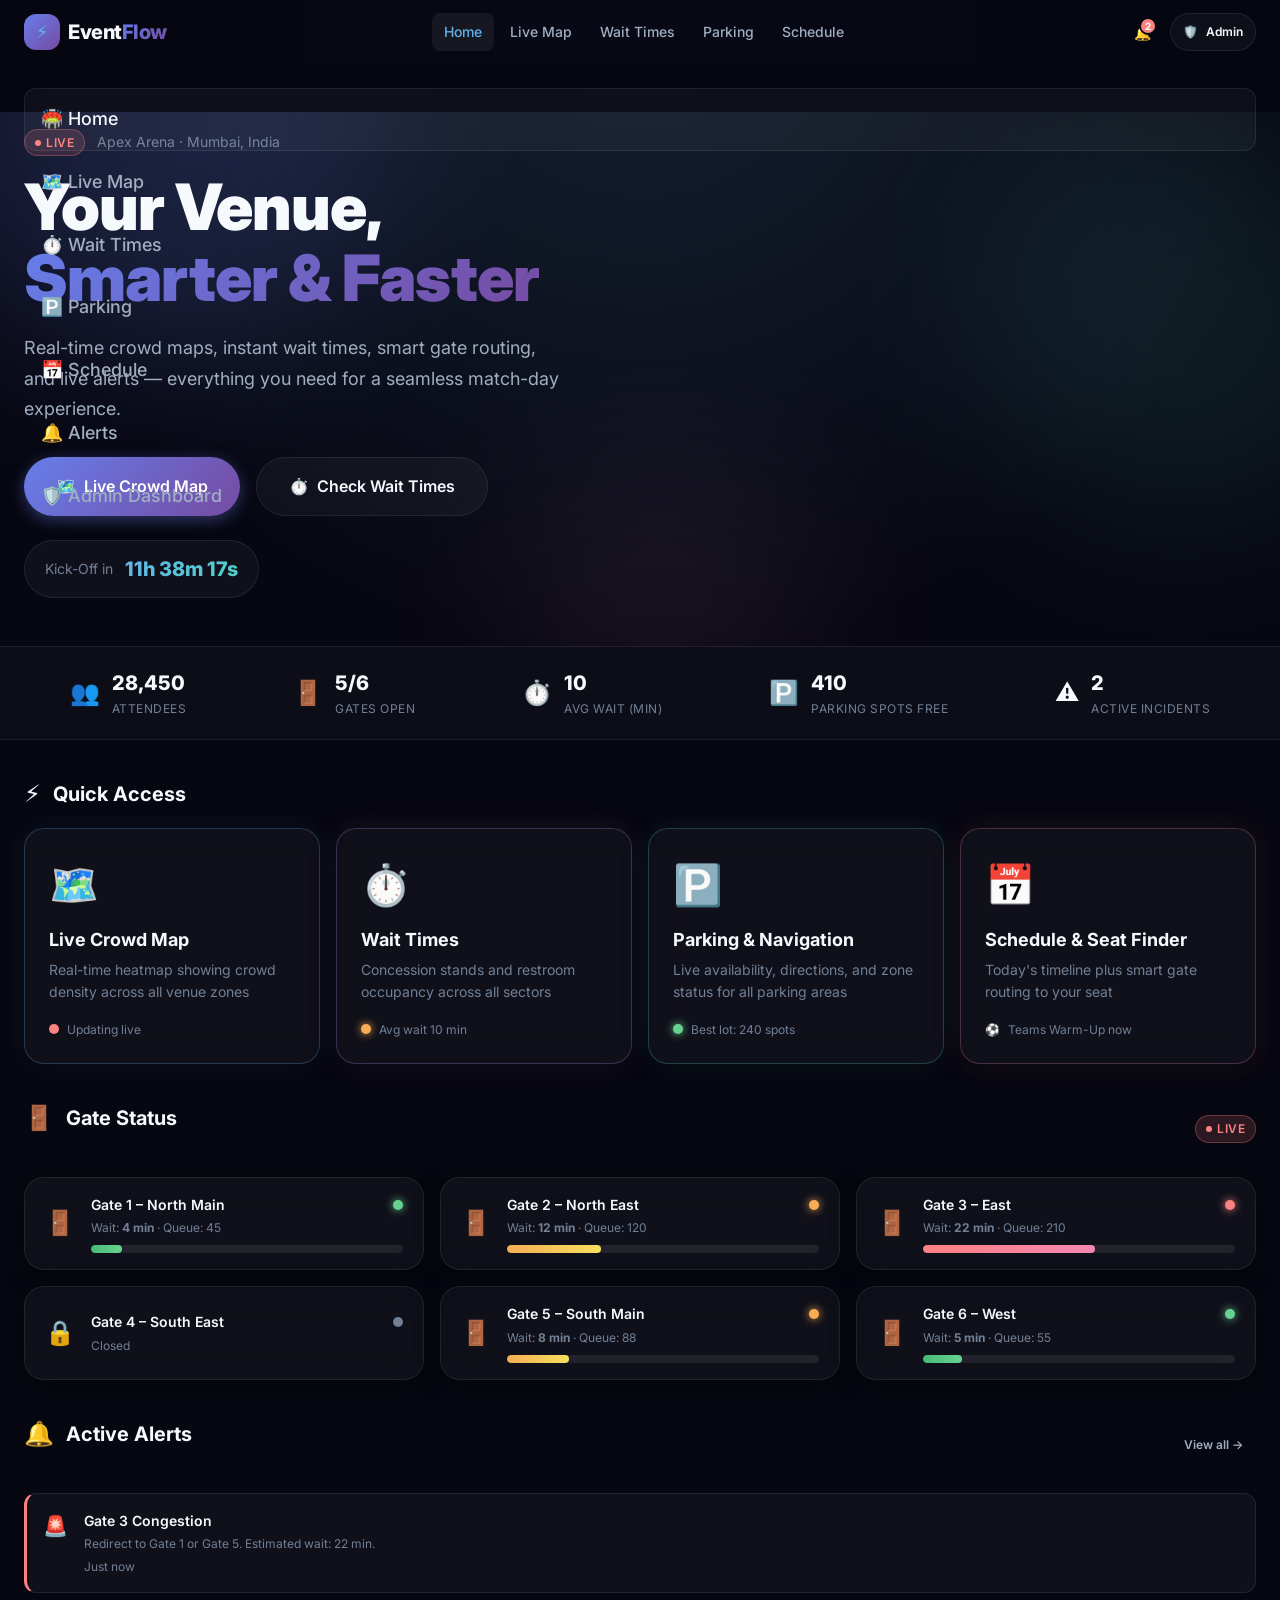
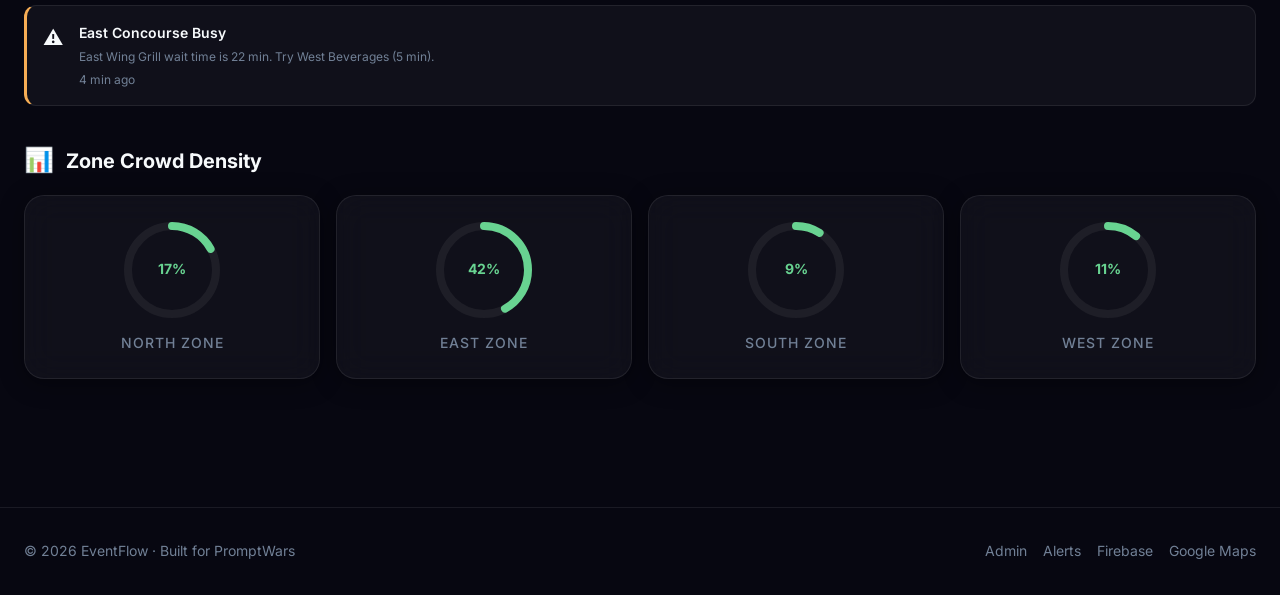
<file: index.html>
<!DOCTYPE html>
<html lang="en">
<head>
  <meta charset="UTF-8" />
  <meta name="viewport" content="width=device-width, initial-scale=1.0" />
  <meta name="description" content="EventFlow – Smart venue management for large-scale sporting events. Real-time crowd maps, wait times, parking guidance, and more." />
  <meta name="theme-color" content="#070711" />
  <meta property="og:title" content="EventFlow – Smart Venue Experience" />
  <meta property="og:description" content="Navigate large sporting venues with ease. Live crowd maps, wait times, parking, and real-time alerts." />
  <meta property="og:type" content="website" />
  <title>EventFlow – Smart Venue Experience</title>
  <link rel="manifest" href="manifest.json" />
  <link rel="icon" href="assets/icons/icon-192.svg" type="image/svg+xml" />
  <link rel="stylesheet" href="css/design-system.css" />
  <link rel="stylesheet" href="css/nav.css" />
  <link rel="stylesheet" href="css/home.css" />
</head>
<body>
  <!-- Skip to main content (Accessibility) -->
  <a href="#main-content" class="skip-link">Skip to main content</a>

  <!-- Navbar -->
  <header id="navbar" role="banner"></header>

  <!-- Main Content -->
  <main id="main-content" class="page-main" tabindex="-1">

    <!-- Hero Section -->
    <section class="hero" aria-labelledby="hero-title">
      <div class="hero__bg" aria-hidden="true">
        <div class="hero__orb hero__orb--1"></div>
        <div class="hero__orb hero__orb--2"></div>
        <div class="hero__orb hero__orb--3"></div>
      </div>
      <div class="container hero__content">
        <div class="hero__eyebrow">
          <span class="badge badge-live" aria-label="Live event in progress">LIVE</span>
          <span class="text-muted text-sm" id="heroVenueName"></span>
        </div>
        <h1 id="hero-title" class="hero__title">
          Your Venue,<br>
          <span class="text-gradient">Smarter & Faster</span>
        </h1>
        <p class="hero__subtitle">
          Real-time crowd maps, instant wait times, smart gate routing, and live alerts —
          everything you need for a seamless match-day experience.
        </p>
        <div class="hero__cta">
          <a href="crowd-map.html" class="btn btn-primary btn-lg" aria-label="Open live crowd map">
            <span aria-hidden="true">🗺️</span> Live Crowd Map
          </a>
          <a href="wait-times.html" class="btn btn-secondary btn-lg" aria-label="Check current wait times">
            <span aria-hidden="true">⏱️</span> Check Wait Times
          </a>
        </div>
        <!-- Countdown -->
        <div class="hero__countdown" aria-live="off">
          <span class="text-muted text-sm">Kick-Off in</span>
          <span class="hero__countdown-time" id="countdownTimer" aria-live="polite" aria-label="Time until kick-off">--</span>
        </div>
      </div>
    </section>

    <!-- Live Stats Bar -->
    <section class="stats-bar" aria-labelledby="stats-bar-heading">
      <div class="container">
        <h2 id="stats-bar-heading" class="sr-only">Live Venue Statistics</h2>
        <div class="stats-bar__inner" role="list">
          <div class="stats-bar__item" role="listitem">
            <span class="stats-bar__icon" aria-hidden="true">👥</span>
            <div>
              <div class="stats-bar__value" id="statAttendees">–</div>
              <div class="stats-bar__label">Attendees</div>
            </div>
          </div>
          <div class="stats-bar__item" role="listitem">
            <span class="stats-bar__icon" aria-hidden="true">🚪</span>
            <div>
              <div class="stats-bar__value" id="statGatesOpen">–</div>
              <div class="stats-bar__label">Gates Open</div>
            </div>
          </div>
          <div class="stats-bar__item" role="listitem">
            <span class="stats-bar__icon" aria-hidden="true">⏱️</span>
            <div>
              <div class="stats-bar__value" id="statAvgWait">–</div>
              <div class="stats-bar__label">Avg Wait (min)</div>
            </div>
          </div>
          <div class="stats-bar__item" role="listitem">
            <span class="stats-bar__icon" aria-hidden="true">🅿️</span>
            <div>
              <div class="stats-bar__value" id="statParking">–</div>
              <div class="stats-bar__label">Parking Spots Free</div>
            </div>
          </div>
          <div class="stats-bar__item" role="listitem">
            <span class="stats-bar__icon" aria-hidden="true">⚠️</span>
            <div>
              <div class="stats-bar__value" id="statIncidents">–</div>
              <div class="stats-bar__label">Active Incidents</div>
            </div>
          </div>
        </div>
      </div>
    </section>

    <!-- Quick Access Cards -->
    <section class="section" aria-labelledby="quick-access-heading">
      <div class="container">
        <h2 id="quick-access-heading" class="section-title">
          <span class="section-title__icon" aria-hidden="true">⚡</span> Quick Access
        </h2>
        <div class="grid-auto" role="list">

          <!-- Crowd Map -->
          <article class="quick-card glass-card glass-card--accent-blue animate-fade-in" role="listitem">
            <a href="crowd-map.html" class="quick-card__link" aria-label="View live crowd heatmap">
              <div class="quick-card__icon" aria-hidden="true">🗺️</div>
              <h3 class="quick-card__title">Live Crowd Map</h3>
              <p class="quick-card__desc">Real-time heatmap showing crowd density across all venue zones</p>
              <div class="quick-card__status" id="qcMapStatus">
                <span class="status-dot status-dot--live" aria-hidden="true"></span>
                Updating live
              </div>
            </a>
          </article>

          <!-- Wait Times -->
          <article class="quick-card glass-card glass-card--accent-purple animate-fade-in" role="listitem" style="animation-delay:80ms">
            <a href="wait-times.html" class="quick-card__link" aria-label="Check concession and restroom wait times">
              <div class="quick-card__icon" aria-hidden="true">⏱️</div>
              <h3 class="quick-card__title">Wait Times</h3>
              <p class="quick-card__desc">Concession stands and restroom occupancy across all sectors</p>
              <div class="quick-card__status" id="qcWaitStatus"></div>
            </a>
          </article>

          <!-- Parking -->
          <article class="quick-card glass-card glass-card--accent-teal animate-fade-in" role="listitem" style="animation-delay:160ms">
            <a href="parking.html" class="quick-card__link" aria-label="Find parking and navigate to venue">
              <div class="quick-card__icon" aria-hidden="true">🅿️</div>
              <h3 class="quick-card__title">Parking & Navigation</h3>
              <p class="quick-card__desc">Live availability, directions, and zone status for all parking areas</p>
              <div class="quick-card__status" id="qcParkStatus"></div>
            </a>
          </article>

          <!-- Schedule -->
          <article class="quick-card glass-card glass-card--accent-pink animate-fade-in" role="listitem" style="animation-delay:240ms">
            <a href="schedule.html" class="quick-card__link" aria-label="View event schedule and find your seat">
              <div class="quick-card__icon" aria-hidden="true">📅</div>
              <h3 class="quick-card__title">Schedule & Seat Finder</h3>
              <p class="quick-card__desc">Today's timeline plus smart gate routing to your seat</p>
              <div class="quick-card__status" id="qcScheduleStatus"></div>
            </a>
          </article>

        </div>
      </div>
    </section>

    <!-- Gate Status Summary -->
    <section class="section" aria-labelledby="gate-status-heading">
      <div class="container">
        <div class="flex-between mb-6">
          <h2 id="gate-status-heading" class="section-title">
            <span class="section-title__icon" aria-hidden="true">🚪</span> Gate Status
          </h2>
          <div id="gateLiveBadge"></div>
        </div>
        <div class="grid-3" id="gateStatusGrid" role="list" aria-label="Gate status overview">
          <!-- rendered by JS -->
        </div>
      </div>
    </section>

    <!-- Active Alerts -->
    <section class="section" aria-labelledby="alerts-heading">
      <div class="container">
        <div class="flex-between mb-6">
          <h2 id="alerts-heading" class="section-title">
            <span class="section-title__icon" aria-hidden="true">🔔</span> Active Alerts
          </h2>
          <a href="alerts.html" class="btn btn-ghost btn-sm">View all →</a>
        </div>
        <div id="alertsList" aria-live="polite" aria-label="Active alerts list"></div>
      </div>
    </section>

    <!-- Crowd Density Overview -->
    <section class="section" aria-labelledby="density-heading">
      <div class="container">
        <h2 id="density-heading" class="section-title">
          <span class="section-title__icon" aria-hidden="true">📊</span> Zone Crowd Density
        </h2>
        <div class="grid-4" role="list" aria-label="Crowd density by zone">
          <div class="glass-card stat-card" role="listitem">
            <div class="density-zone">
              <svg width="100" height="100" viewBox="0 0 100 100" aria-hidden="true" id="ringNorth"></svg>
            </div>
            <div class="stat-card__label mt-3">North Zone</div>
          </div>
          <div class="glass-card stat-card" role="listitem">
            <div class="density-zone">
              <svg width="100" height="100" viewBox="0 0 100 100" aria-hidden="true" id="ringEast"></svg>
            </div>
            <div class="stat-card__label mt-3">East Zone</div>
          </div>
          <div class="glass-card stat-card" role="listitem">
            <div class="density-zone">
              <svg width="100" height="100" viewBox="0 0 100 100" aria-hidden="true" id="ringSouth"></svg>
            </div>
            <div class="stat-card__label mt-3">South Zone</div>
          </div>
          <div class="glass-card stat-card" role="listitem">
            <div class="density-zone">
              <svg width="100" height="100" viewBox="0 0 100 100" aria-hidden="true" id="ringWest"></svg>
            </div>
            <div class="stat-card__label mt-3">West Zone</div>
          </div>
        </div>
      </div>
    </section>

  </main>

  <!-- Footer -->
  <footer role="contentinfo">
    <div class="container footer__inner">
      <span class="footer__copy">© 2026 EventFlow · Built for PromptWars</span>
      <nav class="footer__links" aria-label="Footer links">
        <a href="admin.html">Admin</a>
        <a href="alerts.html">Alerts</a>
        <a href="https://firebase.google.com" target="_blank" rel="noopener noreferrer">Firebase</a>
        <a href="https://maps.google.com" target="_blank" rel="noopener noreferrer">Google Maps</a>
      </nav>
    </div>
  </footer>

  <script type="module" src="js/home.js"></script>
</body>
</html>
</file>
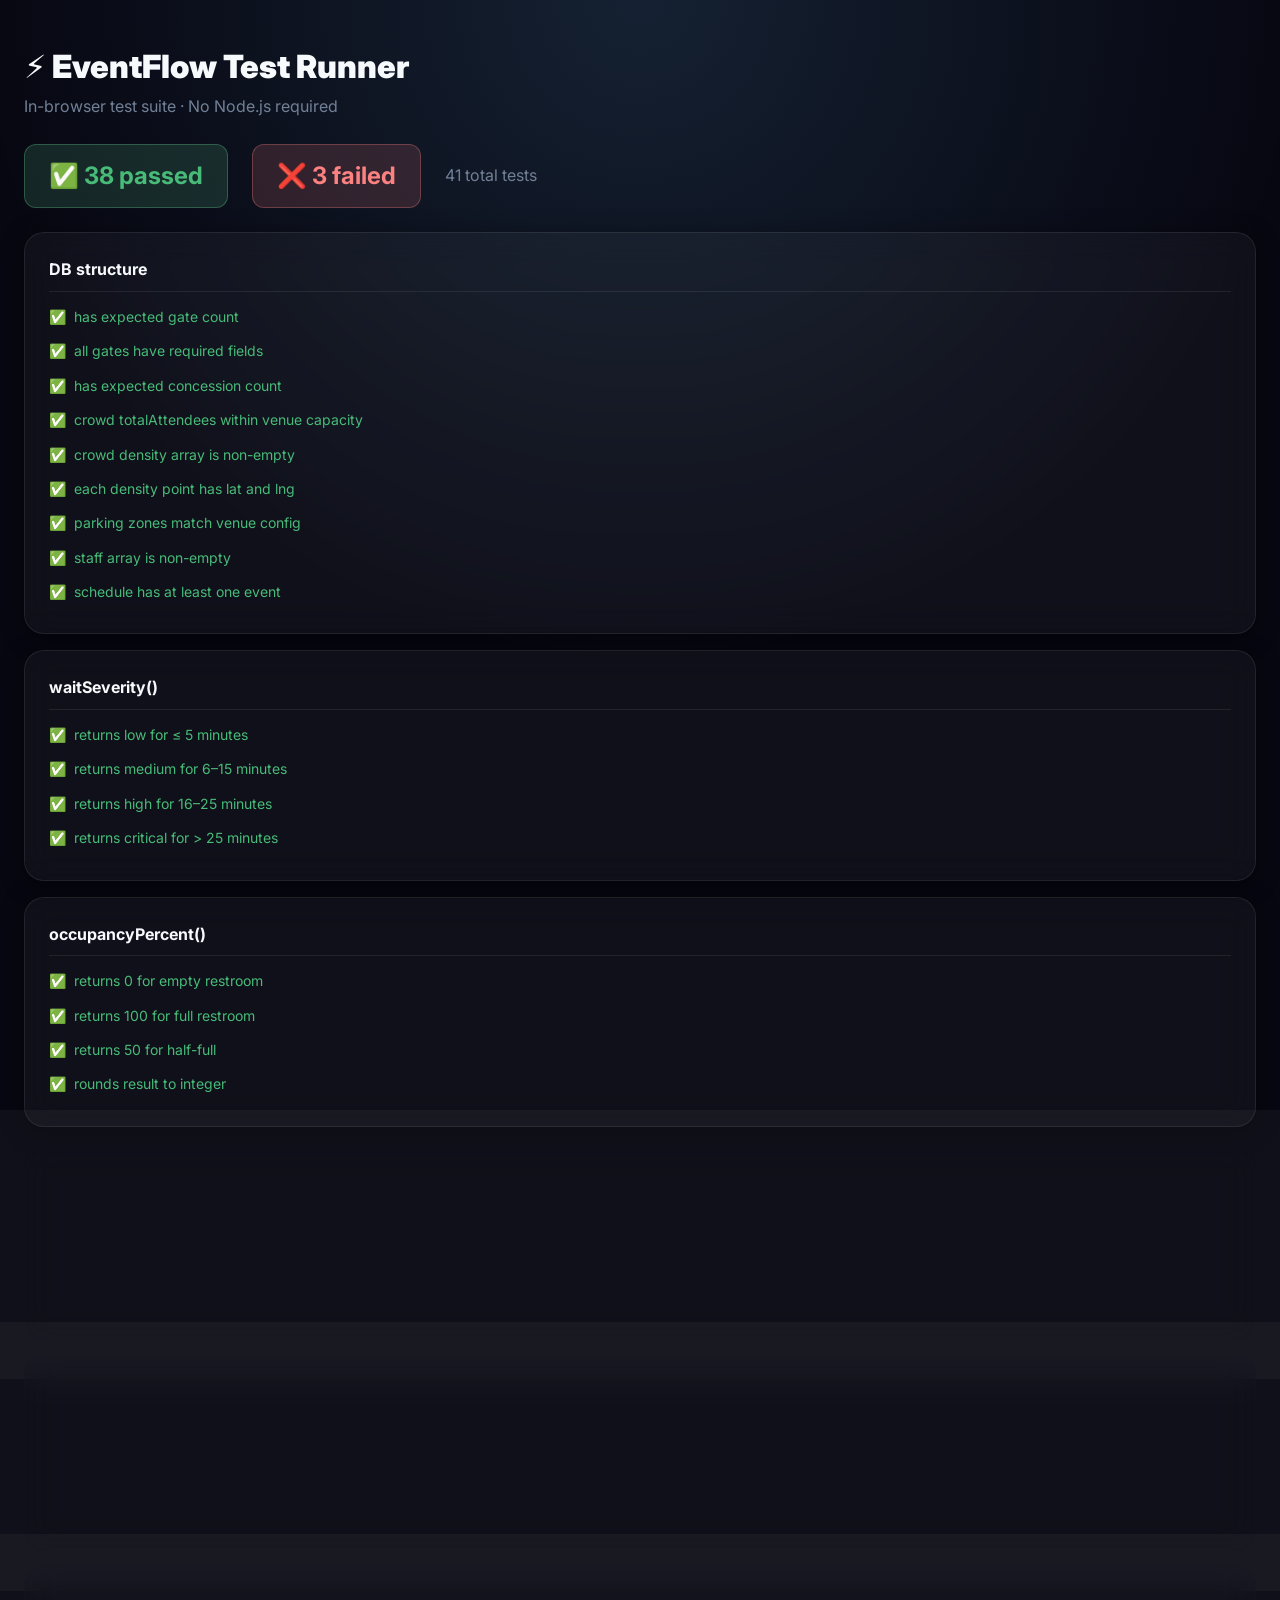
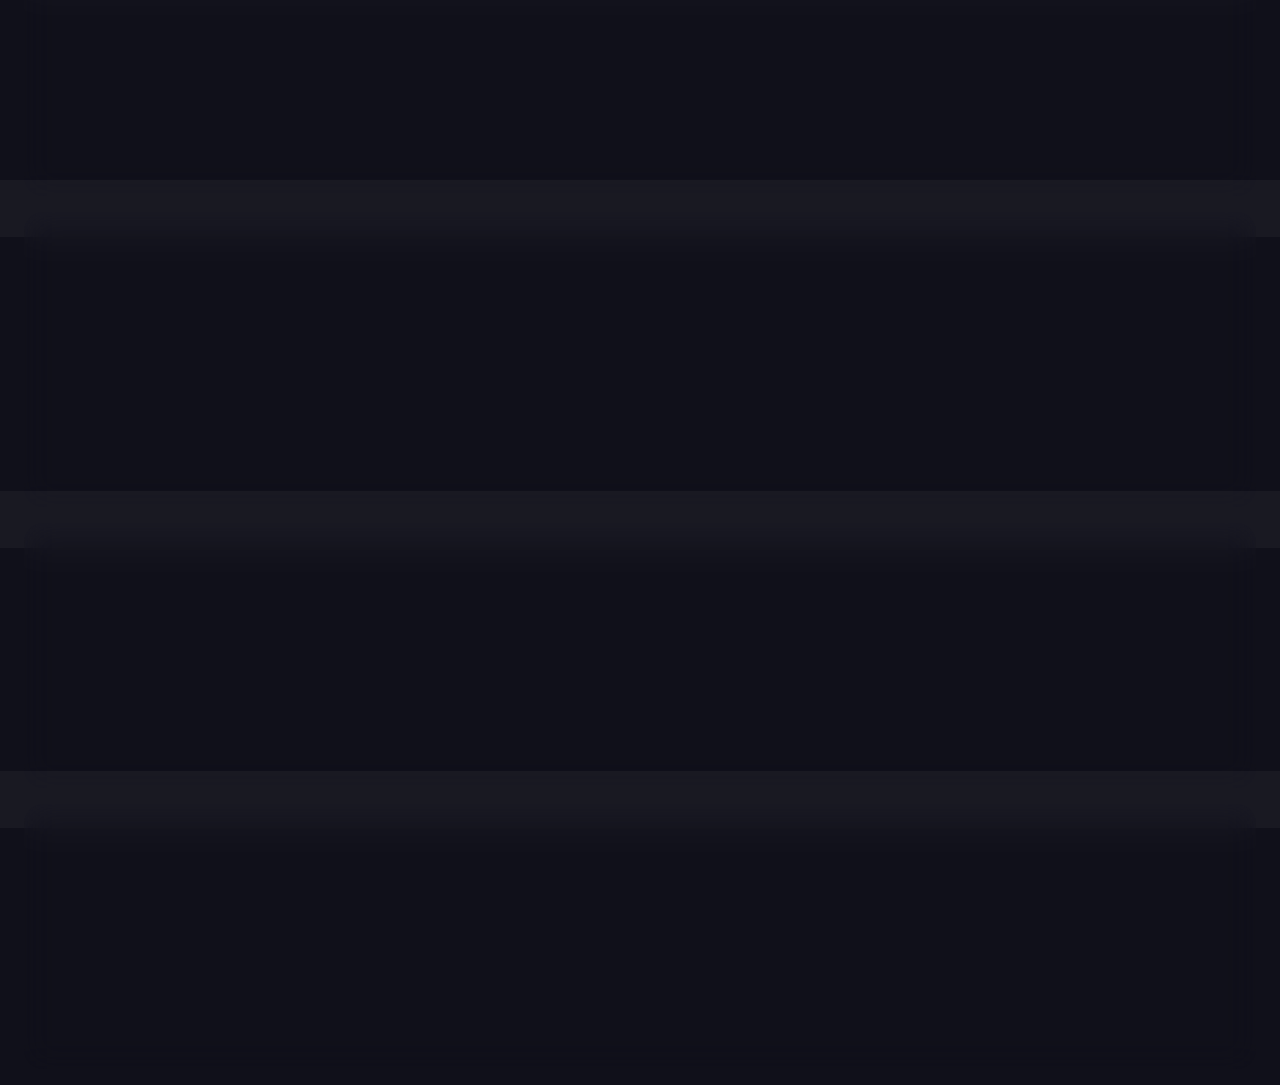
<file: tests/index.html>
<!DOCTYPE html>
<html lang="en">
<head>
  <meta charset="UTF-8" /><meta name="viewport" content="width=device-width, initial-scale=1.0" />
  <title>EventFlow – Test Runner</title>
  <link rel="stylesheet" href="../css/design-system.css" />
  <style>
    .test-summary { display:flex; gap:24px; margin:24px 0; flex-wrap:wrap; }
    .test-summary__item { padding:12px 24px; border-radius:12px; font-weight:700; font-size:1.5rem; }
    .test-summary__item--pass { background:rgba(104,211,145,0.15);color:var(--color-success);border:1px solid rgba(104,211,145,0.3); }
    .test-summary__item--fail { background:rgba(252,129,129,0.15);color:var(--color-danger);border:1px solid rgba(252,129,129,0.3); }
    .test-group { margin-bottom:16px; }
    .test-group__title { font-weight:700; font-size:1rem; margin-bottom:8px; border-bottom:1px solid var(--color-border); padding-bottom:8px; }
    .test-case { display:flex; align-items:flex-start; gap:8px; padding:6px 0; font-size:14px; }
    .test-case--pass { color:var(--color-success); }
    .test-case--fail { color:var(--color-danger); }
    .test-case__icon { flex-shrink:0; }
    .test-case__error { margin-top:4px; font-size:11px; color:var(--color-text-muted); font-family:monospace; }
  </style>
</head>
<body>
  <div class="container" style="padding-top:48px">
    <h1 style="font-size:2rem;font-weight:900;margin-bottom:8px">⚡ EventFlow Test Runner</h1>
    <p class="text-muted">In-browser test suite · No Node.js required</p>
    <div class="test-summary" id="summary"></div>
    <div id="results"></div>
  </div>
  <script type="module">
    import { runTests, results } from './eventflow.test.js';
    const { pass, fail, total } = runTests();

    // Summary
    document.getElementById('summary').innerHTML = `
      <div class="test-summary__item test-summary__item--pass">✅ ${pass} passed</div>
      ${fail ? `<div class="test-summary__item test-summary__item--fail">❌ ${fail} failed</div>` : ''}
      <div style="display:flex;align-items:center;font-size:1rem;color:var(--color-text-muted)">${total} total tests</div>
    `;

    // Group by test suite
    const groups = {};
    results.forEach(r => {
      if (!groups[r.group]) groups[r.group] = [];
      groups[r.group].push(r);
    });

    const container = document.getElementById('results');
    Object.entries(groups).forEach(([group, cases]) => {
      const div = document.createElement('div');
      div.className = 'glass-card test-group';
      div.innerHTML = `
        <div class="test-group__title">${group}</div>
        ${cases.map(c => `
          <div class="test-case test-case--${c.pass ? 'pass' : 'fail'}">
            <span class="test-case__icon">${c.pass ? '✅' : '❌'}</span>
            <div>
              <span>${c.desc}</span>
              ${!c.pass && c.error ? `<div class="test-case__error">${c.error}</div>` : ''}
            </div>
          </div>
        `).join('')}
      `;
      container.appendChild(div);
    });
  </script>
</body>
</html>
</file>
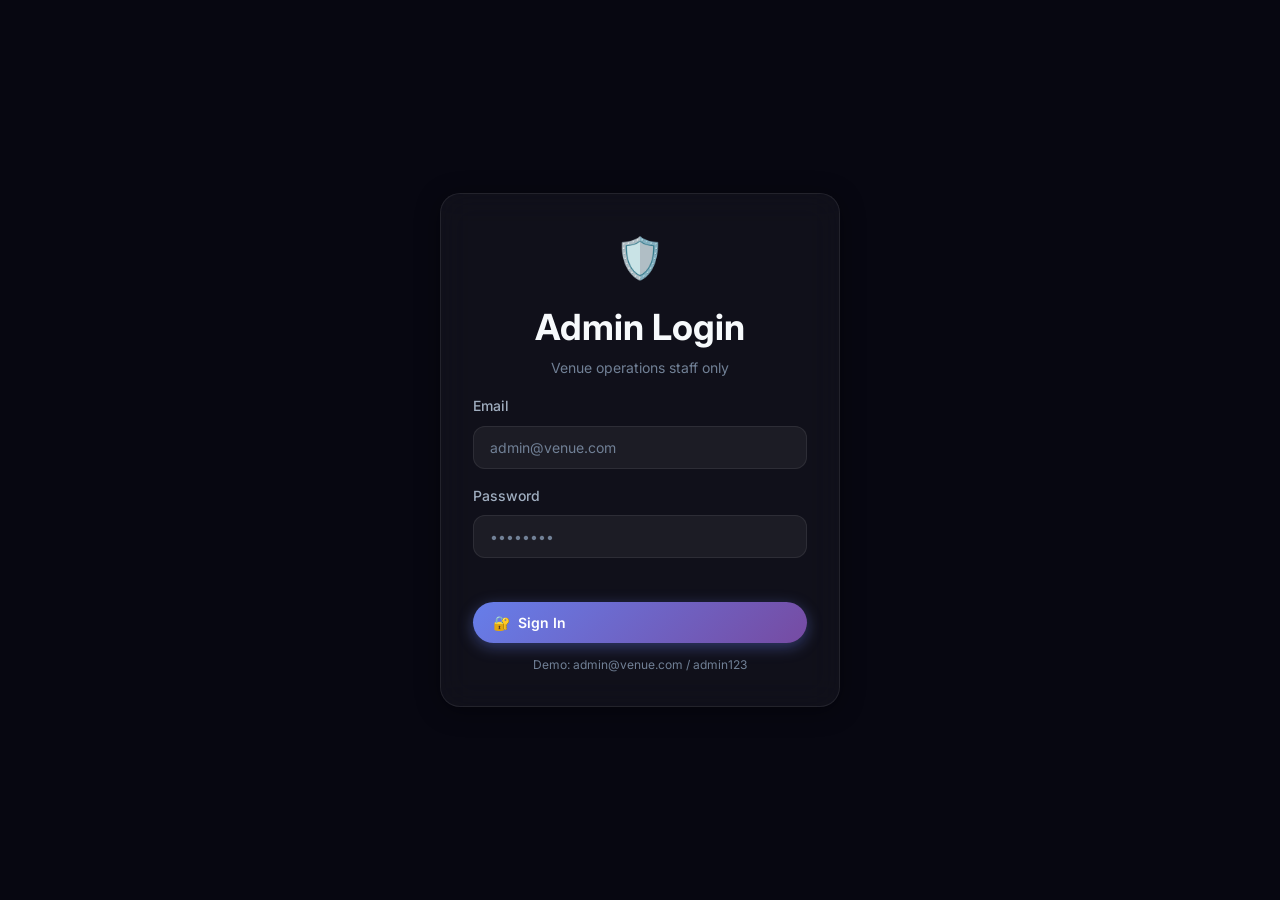
<file: admin.html>
<!DOCTYPE html>
<html lang="en">
<head>
  <meta charset="UTF-8" /><meta name="viewport" content="width=device-width, initial-scale=1.0" />
  <meta name="description" content="EventFlow Admin – Real-time operations dashboard for venue staff and management." />
  <meta name="robots" content="noindex" />
  <meta name="theme-color" content="#070711" />
  <title>Admin Dashboard – EventFlow</title>
  <link rel="icon" href="assets/icons/icon-192.svg" type="image/svg+xml" />
  <link rel="stylesheet" href="css/design-system.css" /><link rel="stylesheet" href="css/nav.css" /><link rel="stylesheet" href="css/pages.css" /><link rel="stylesheet" href="css/admin.css" />
</head>
<body>
  <a href="#main-content" class="skip-link">Skip to main content</a>
  <header id="navbar" role="banner"></header>

  <!-- Auth Gate -->
  <div id="authGate" class="auth-gate" role="dialog" aria-modal="true" aria-labelledby="authTitle">
    <div class="glass-card auth-card">
      <div style="font-size:2.5rem;margin-bottom:var(--space-4);text-align:center">🛡️</div>
      <h1 id="authTitle" style="text-align:center;margin-bottom:var(--space-2)">Admin Login</h1>
      <p class="text-muted text-sm text-center mb-4">Venue operations staff only</p>
      <form id="loginForm" novalidate aria-label="Admin login form">
        <div class="form-group">
          <label for="adminEmail">Email</label>
          <input type="email" class="input" id="adminEmail" placeholder="admin@venue.com" autocomplete="email" aria-required="true" />
        </div>
        <div class="form-group">
          <label for="adminPass">Password</label>
          <input type="password" class="input" id="adminPass" placeholder="••••••••" autocomplete="current-password" aria-required="true" />
        </div>
        <div id="loginError" class="text-xs" style="color:var(--color-danger);margin-bottom:var(--space-3);min-height:16px" role="alert" aria-live="polite"></div>
        <button type="submit" class="btn btn-primary w-full" id="loginBtn">
          <span aria-hidden="true">🔐</span> Sign In
        </button>
      </form>
      <p class="text-xs text-muted text-center mt-3">Demo: admin@venue.com / admin123</p>
    </div>
  </div>

  <!-- Dashboard -->
  <main id="main-content" class="page-main admin-main" tabindex="-1" hidden>
    <div class="admin-layout">

      <!-- Sidebar -->
      <nav class="admin-sidebar" aria-label="Admin navigation">
        <div class="admin-sidebar__header">
          <div style="font-size:1.5rem">⚡</div>
          <div>
            <div style="font-weight:700;font-size:var(--font-size-sm)">EventFlow</div>
            <div class="text-xs text-muted">Operations</div>
          </div>
        </div>
        <div class="admin-sidebar__links">
          <button class="admin-nav-btn admin-nav-btn--active" data-panel="overview"  aria-pressed="true">📊 Overview</button>
          <button class="admin-nav-btn" data-panel="gates"    aria-pressed="false">🚪 Gates</button>
          <button class="admin-nav-btn" data-panel="staff"    aria-pressed="false">👥 Staff</button>
          <button class="admin-nav-btn" data-panel="incidents"aria-pressed="false">⚠️ Incidents</button>
          <button class="admin-nav-btn" data-panel="concessions" aria-pressed="false">🍔 Concessions</button>
        </div>
        <button class="btn btn-ghost btn-sm admin-sidebar__logout" id="logoutBtn" style="margin-top:auto">Sign Out</button>
      </nav>

      <!-- Main Panel -->
      <div class="admin-content">

        <!-- Overview Panel -->
        <section id="panel-overview" class="admin-panel" aria-label="Overview dashboard">
          <div class="flex-between mb-6">
            <h1 style="font-size:var(--font-size-2xl);font-weight:800">Operations Overview</h1>
            <div id="adminLiveBadge"></div>
          </div>

          <!-- KPI Grid -->
          <div class="grid-4 mb-8" role="list" aria-label="Key performance indicators" id="kpiGrid"></div>

          <!-- Two-col panels -->
          <div class="admin-grid-2">
            <div class="glass-card">
              <h2 class="section-title mb-4"><span aria-hidden="true">🚪</span> Gate Queue Chart</h2>
              <div id="adminGateChart"></div>
            </div>
            <div class="glass-card">
              <h2 class="section-title mb-4"><span aria-hidden="true">⚠️</span> Active Incidents</h2>
              <div id="adminIncidentSummary" aria-live="polite"></div>
            </div>
          </div>
        </section>

        <!-- Gates Panel -->
        <section id="panel-gates" class="admin-panel" hidden aria-label="Gate management">
          <h1 style="font-size:var(--font-size-2xl);font-weight:800;margin-bottom:var(--space-6)">Gate Management</h1>
          <div class="table-wrapper">
            <table aria-label="Gate status and controls">
              <thead>
                <tr>
                  <th scope="col">Gate</th>
                  <th scope="col">Status</th>
                  <th scope="col">Queue</th>
                  <th scope="col">Wait</th>
                  <th scope="col">Staff</th>
                  <th scope="col">Control</th>
                </tr>
              </thead>
              <tbody id="gatesTableBody"></tbody>
            </table>
          </div>
        </section>

        <!-- Staff Panel -->
        <section id="panel-staff" class="admin-panel" hidden aria-label="Staff management">
          <h1 style="font-size:var(--font-size-2xl);font-weight:800;margin-bottom:var(--space-6)">Staff Dispatch</h1>
          <div class="table-wrapper">
            <table aria-label="Staff roster and dispatch">
              <thead>
                <tr>
                  <th scope="col">Name</th>
                  <th scope="col">Role</th>
                  <th scope="col">Zone</th>
                  <th scope="col">Status</th>
                  <th scope="col">Action</th>
                </tr>
              </thead>
              <tbody id="staffTableBody"></tbody>
            </table>
          </div>
        </section>

        <!-- Incidents Panel -->
        <section id="panel-incidents" class="admin-panel" hidden aria-label="Incident management">
          <div class="flex-between mb-6">
            <h1 style="font-size:var(--font-size-2xl);font-weight:800">Incident Reports</h1>
            <button class="btn btn-danger btn-sm" id="newIncidentBtn"><span aria-hidden="true">+</span> New Incident</button>
          </div>
          <div id="incidentList" aria-live="polite" aria-label="Incident list"></div>
        </section>

        <!-- Concessions Panel -->
        <section id="panel-concessions" class="admin-panel" hidden aria-label="Concession management">
          <h1 style="font-size:var(--font-size-2xl);font-weight:800;margin-bottom:var(--space-6)">Concession Management</h1>
          <div class="table-wrapper">
            <table aria-label="Concession stand management">
              <thead>
                <tr>
                  <th scope="col">Stand</th>
                  <th scope="col">Zone</th>
                  <th scope="col">Wait (min)</th>
                  <th scope="col">Stock %</th>
                  <th scope="col">Status</th>
                  <th scope="col">Control</th>
                </tr>
              </thead>
              <tbody id="concessionsTableBody"></tbody>
            </table>
          </div>
        </section>

      </div>
    </div>
  </main>

  <script type="module" src="js/admin.js"></script>
</body>
</html>
</file>
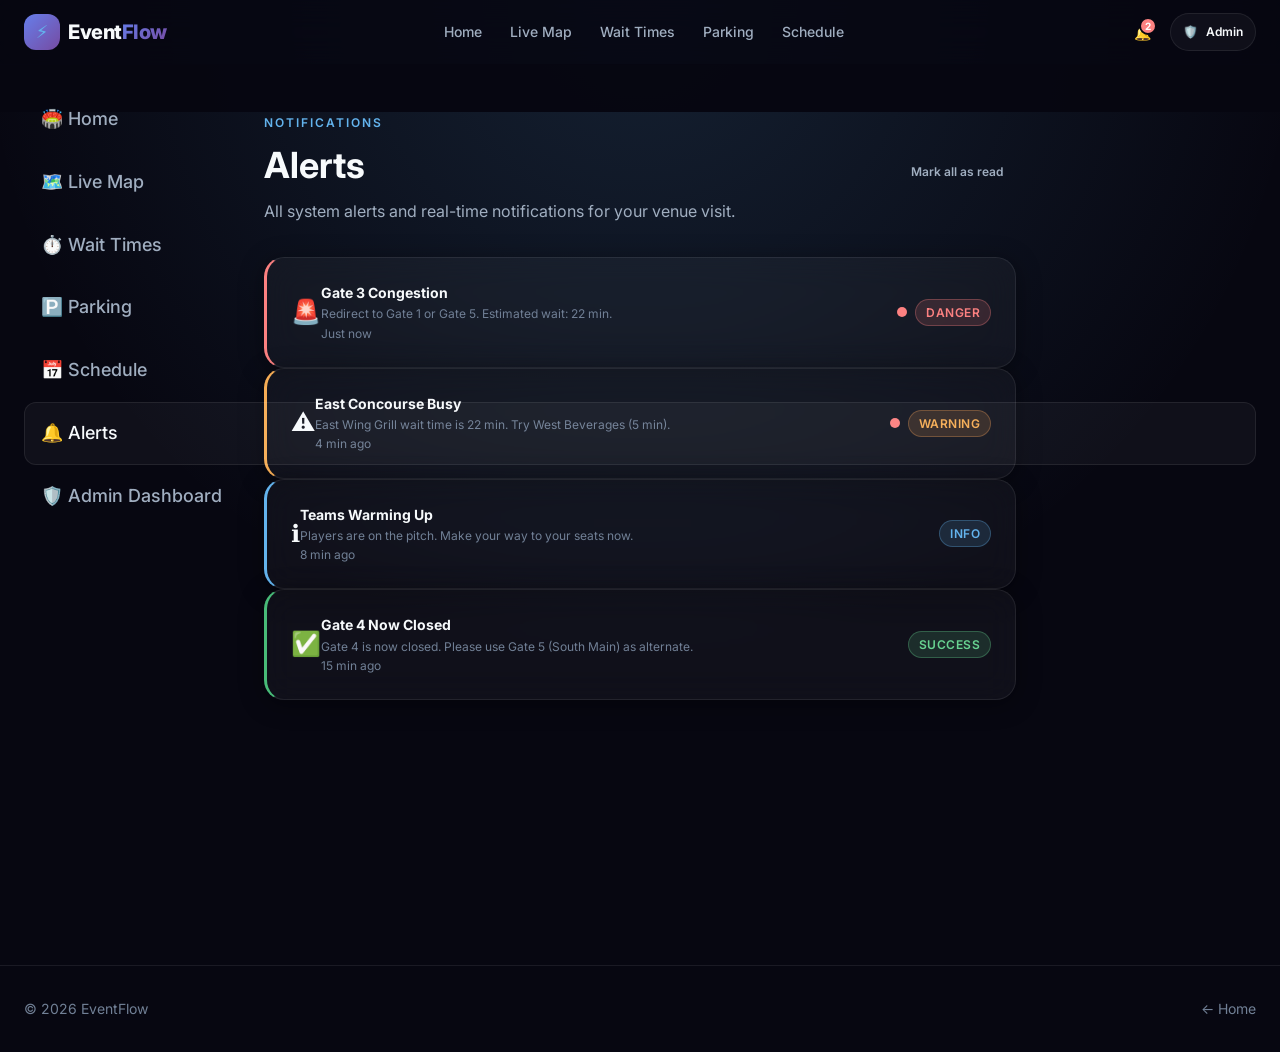
<file: alerts.html>
<!DOCTYPE html>
<html lang="en">
<head>
  <meta charset="UTF-8" /><meta name="viewport" content="width=device-width, initial-scale=1.0" />
  <meta name="description" content="EventFlow Alerts – All system notifications and real-time alerts for your venue visit." />
  <meta name="theme-color" content="#070711" />
  <title>Alerts – EventFlow</title>
  <link rel="manifest" href="manifest.json" /><link rel="icon" href="assets/icons/icon-192.svg" type="image/svg+xml" />
  <link rel="stylesheet" href="css/design-system.css" /><link rel="stylesheet" href="css/nav.css" /><link rel="stylesheet" href="css/pages.css" />
</head>
<body>
  <a href="#main-content" class="skip-link">Skip to main content</a>
  <header id="navbar" role="banner"></header>
  <main id="main-content" class="page-main" tabindex="-1">
    <div class="container container-narrow">
      <div class="page-header">
        <div class="page-header__eyebrow">Notifications</div>
        <div class="flex-between flex-wrap gap-2">
          <h1 class="page-header__title">Alerts</h1>
          <button class="btn btn-ghost btn-sm" id="markAllReadBtn">Mark all as read</button>
        </div>
        <p class="page-header__subtitle">All system alerts and real-time notifications for your venue visit.</p>
      </div>
      <div id="alertsContainer" role="list" aria-label="All alerts" aria-live="polite"></div>
    </div>
  </main>
  <footer role="contentinfo">
    <div class="container footer__inner">
      <span class="footer__copy">© 2026 EventFlow</span>
      <nav class="footer__links" aria-label="Footer"><a href="index.html">← Home</a></nav>
    </div>
  </footer>
  <script type="module" src="js/alerts.js"></script>
</body>
</html>
</file>
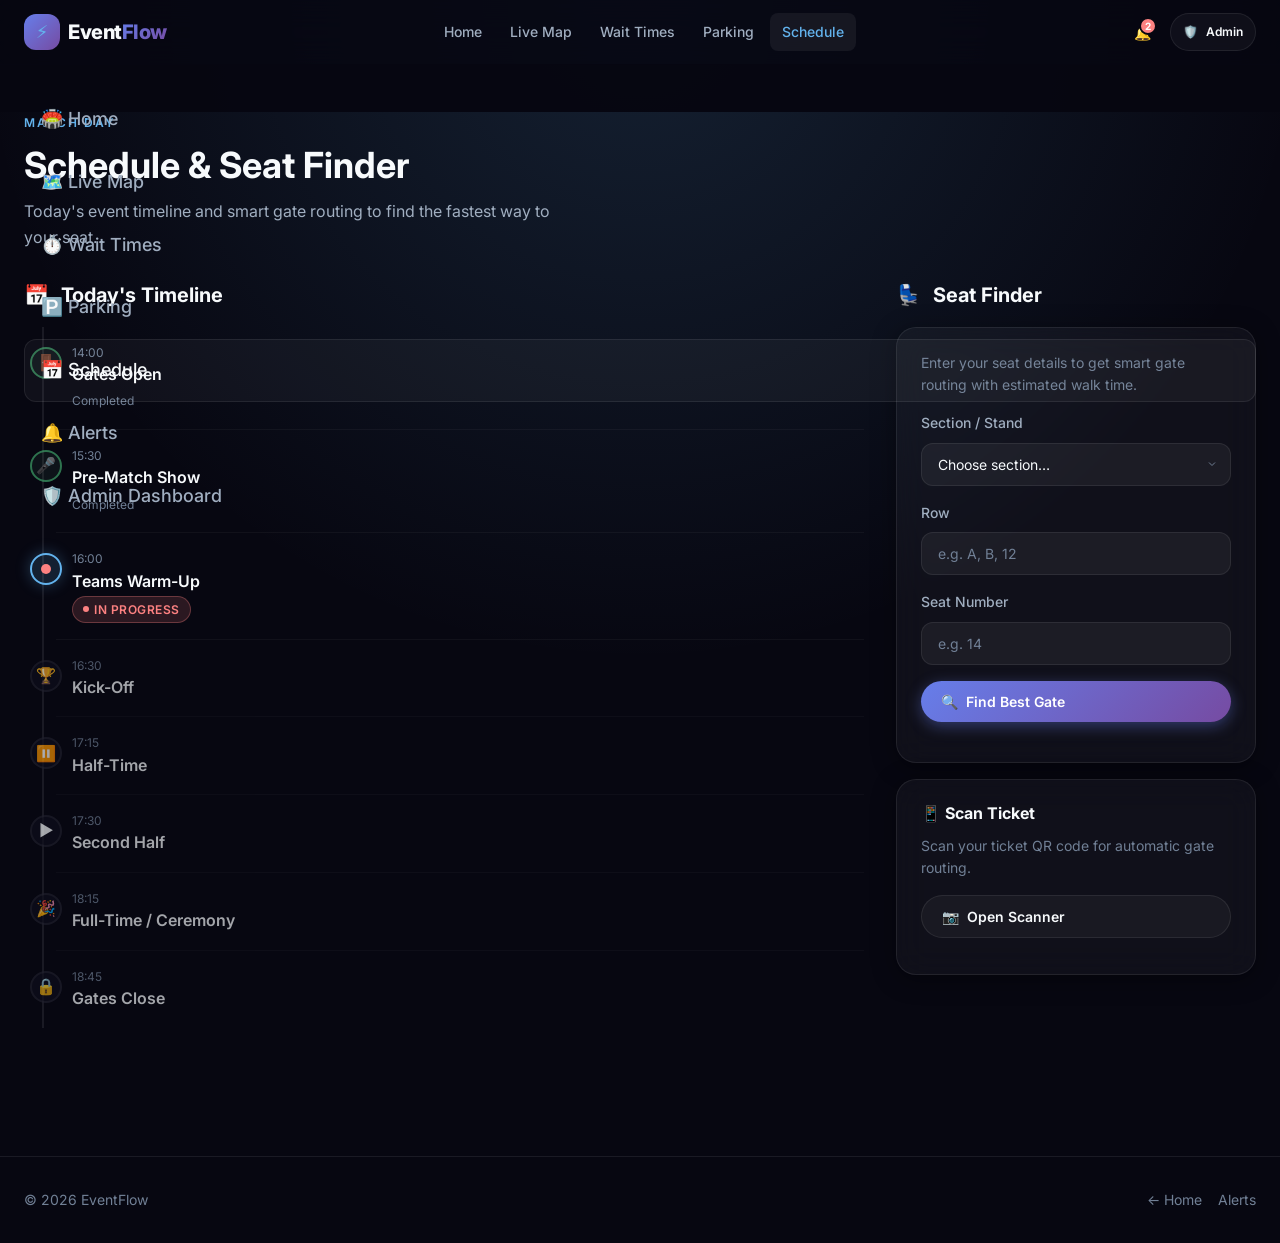
<file: schedule.html>
<!DOCTYPE html>
<html lang="en">
<head>
  <meta charset="UTF-8" /><meta name="viewport" content="width=device-width, initial-scale=1.0" />
  <meta name="description" content="EventFlow Schedule – Today's event timeline and smart seat-to-gate routing." />
  <meta name="theme-color" content="#070711" />
  <title>Schedule – EventFlow</title>
  <link rel="manifest" href="manifest.json" /><link rel="icon" href="assets/icons/icon-192.svg" type="image/svg+xml" />
  <link rel="stylesheet" href="css/design-system.css" /><link rel="stylesheet" href="css/nav.css" /><link rel="stylesheet" href="css/pages.css" />
</head>
<body>
  <a href="#main-content" class="skip-link">Skip to main content</a>
  <header id="navbar" role="banner"></header>
  <main id="main-content" class="page-main" tabindex="-1">
    <div class="container">
      <div class="page-header">
        <div class="page-header__eyebrow">Match Day</div>
        <h1 class="page-header__title">Schedule &amp; Seat Finder</h1>
        <p class="page-header__subtitle">Today's event timeline and smart gate routing to find the fastest way to your seat.</p>
      </div>

      <div class="two-col">
        <!-- Schedule Timeline -->
        <section aria-labelledby="timeline-heading">
          <h2 id="timeline-heading" class="section-title">
            <span aria-hidden="true">📅</span> Today's Timeline
          </h2>
          <ol class="timeline" id="scheduleTimeline" aria-label="Event schedule timeline"></ol>
        </section>

        <!-- Seat Finder -->
        <aside aria-labelledby="seat-finder-heading">
          <h2 id="seat-finder-heading" class="section-title">
            <span aria-hidden="true">💺</span> Seat Finder
          </h2>
          <div class="glass-card">
            <p class="text-sm text-muted mb-4">Enter your seat details to get smart gate routing with estimated walk time.</p>
            <form id="seatFinderForm" novalidate aria-label="Seat finder form">
              <div class="form-group">
                <label for="sectionInput">Section / Stand</label>
                <select class="input select" id="sectionInput" aria-required="true">
                  <option value="">Choose section…</option>
                  <option value="north">North Stand</option>
                  <option value="east">East Block</option>
                  <option value="south">South Stand</option>
                  <option value="west">West Block</option>
                  <option value="vip">VIP / Premium</option>
                </select>
              </div>
              <div class="form-group">
                <label for="rowInput">Row</label>
                <input type="text" class="input" id="rowInput" placeholder="e.g. A, B, 12" maxlength="5" aria-required="true" />
              </div>
              <div class="form-group">
                <label for="seatInput">Seat Number</label>
                <input type="number" class="input" id="seatInput" placeholder="e.g. 14" min="1" max="200" aria-required="true" />
              </div>
              <button type="submit" class="btn btn-primary w-full" id="findSeatBtn">
                <span aria-hidden="true">🔍</span> Find Best Gate
              </button>
            </form>
            <div id="seatResult" class="mt-4" aria-live="polite" aria-atomic="true"></div>
          </div>

          <!-- QR Ticket Scan (mock) -->
          <div class="glass-card mt-4">
            <h3 style="font-size:var(--font-size-base);font-weight:700;margin-bottom:var(--space-3)">
              <span aria-hidden="true">📱</span> Scan Ticket
            </h3>
            <p class="text-sm text-muted mb-4">Scan your ticket QR code for automatic gate routing.</p>
            <button class="btn btn-secondary w-full" id="scanTicketBtn" aria-label="Open ticket QR code scanner">
              <span aria-hidden="true">📷</span> Open Scanner
            </button>
            <div id="scanResult" class="mt-3 text-xs text-muted" aria-live="polite"></div>
          </div>
        </aside>
      </div>

    </div>
  </main>
  <footer role="contentinfo">
    <div class="container footer__inner">
      <span class="footer__copy">© 2026 EventFlow</span>
      <nav class="footer__links" aria-label="Footer"><a href="index.html">← Home</a><a href="alerts.html">Alerts</a></nav>
    </div>
  </footer>
  <script type="module" src="js/schedule.js"></script>
</body>
</html>
</file>
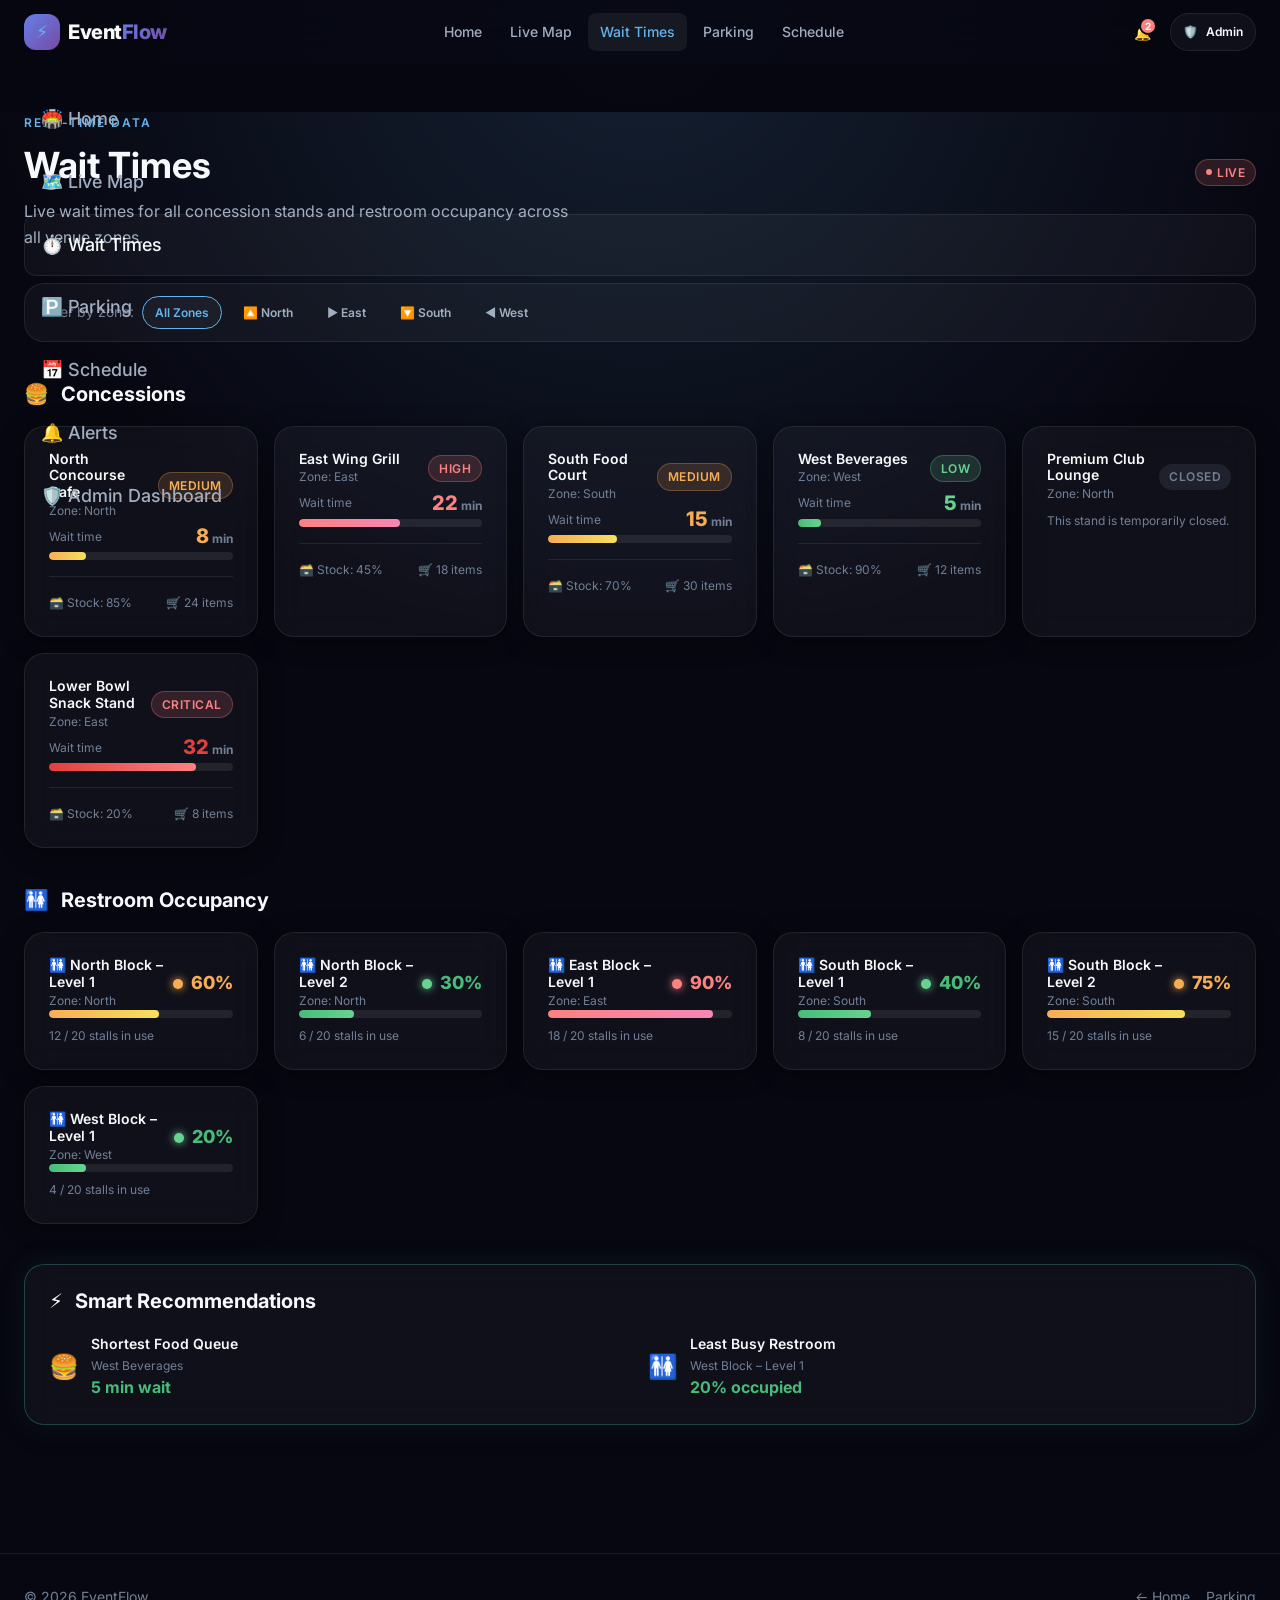
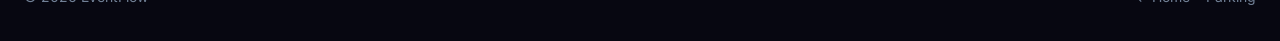
<file: wait-times.html>
<!DOCTYPE html>
<html lang="en">
<head>
  <meta charset="UTF-8" /><meta name="viewport" content="width=device-width, initial-scale=1.0" />
  <meta name="description" content="EventFlow Wait Times – Live concession stand and restroom wait times across all venue zones." />
  <meta name="theme-color" content="#070711" />
  <title>Wait Times – EventFlow</title>
  <link rel="manifest" href="manifest.json" /><link rel="icon" href="assets/icons/icon-192.svg" type="image/svg+xml" />
  <link rel="stylesheet" href="css/design-system.css" /><link rel="stylesheet" href="css/nav.css" /><link rel="stylesheet" href="css/pages.css" />
</head>
<body>
  <a href="#main-content" class="skip-link">Skip to main content</a>
  <header id="navbar" role="banner"></header>
  <main id="main-content" class="page-main" tabindex="-1">
    <div class="container">
      <div class="page-header">
        <div class="page-header__eyebrow">Real-time Data</div>
        <div class="flex-between flex-wrap gap-2">
          <h1 class="page-header__title">Wait Times</h1>
          <div id="waitLiveBadge"></div>
        </div>
        <p class="page-header__subtitle">Live wait times for all concession stands and restroom occupancy across all venue zones.</p>
      </div>

      <!-- Zone Filter -->
      <div class="filter-bar" role="group" aria-label="Filter by zone">
        <span class="text-sm text-muted">Filter by zone:</span>
        <button class="btn btn-secondary btn-sm filter-btn filter-btn--active" data-zone="all" aria-pressed="true">All Zones</button>
        <button class="btn btn-ghost btn-sm filter-btn" data-zone="north" aria-pressed="false">🔼 North</button>
        <button class="btn btn-ghost btn-sm filter-btn" data-zone="east"  aria-pressed="false">▶️ East</button>
        <button class="btn btn-ghost btn-sm filter-btn" data-zone="south" aria-pressed="false">🔽 South</button>
        <button class="btn btn-ghost btn-sm filter-btn" data-zone="west"  aria-pressed="false">◀️ West</button>
      </div>

      <!-- Concession Stands -->
      <section class="section" aria-labelledby="concessions-heading">
        <h2 id="concessions-heading" class="section-title">
          <span aria-hidden="true">🍔</span> Concessions
        </h2>
        <div class="grid-auto" id="concessionGrid" role="list" aria-label="Concession stand wait times"></div>
      </section>

      <!-- Restrooms -->
      <section class="section" aria-labelledby="restrooms-heading">
        <h2 id="restrooms-heading" class="section-title">
          <span aria-hidden="true">🚻</span> Restroom Occupancy
        </h2>
        <div class="grid-auto" id="restroomGrid" role="list" aria-label="Restroom occupancy levels"></div>
      </section>

      <!-- Best Options Banner -->
      <section class="section" aria-labelledby="best-options-heading">
        <div class="glass-card glass-card--accent-teal">
          <h2 id="best-options-heading" class="section-title">
            <span aria-hidden="true">⚡</span> Smart Recommendations
          </h2>
          <div id="bestOptions" aria-live="polite"></div>
        </div>
      </section>

    </div>
  </main>
  <footer role="contentinfo">
    <div class="container footer__inner">
      <span class="footer__copy">© 2026 EventFlow</span>
      <nav class="footer__links" aria-label="Footer"><a href="index.html">← Home</a><a href="parking.html">Parking</a></nav>
    </div>
  </footer>
  <script type="module" src="js/wait-times.js"></script>
</body>
</html>
</file>
<file: css/design-system.css>
/* =========================================================
   EventFlow Design System
   WCAG 2.1 AA compliant | Dark theme | Glassmorphism
   ========================================================= */

@import url('https://fonts.googleapis.com/css2?family=Inter:wght@300;400;500;600;700;800;900&display=swap');

/* ---------- CSS Custom Properties ---------- */
:root {
  /* Brand Colors */
  --color-bg-deep:    #070711;
  --color-bg-surface: #0e0e1c;
  --color-bg-card:    rgba(255,255,255,0.04);
  --color-bg-card-hover: rgba(255,255,255,0.07);
  --color-border:     rgba(255,255,255,0.08);
  --color-border-accent: rgba(99,179,237,0.35);

  /* Accent Palette */
  --color-accent-blue:   #63b3ed;
  --color-accent-purple: #b794f4;
  --color-accent-teal:   #4fd1c5;
  --color-accent-pink:   #f687b3;
  --color-accent-green:  #68d391;
  --color-accent-yellow: #f6e05e;
  --color-accent-red:    #fc8181;

  /* Text */
  --color-text-primary:   #f7fafc;
  --color-text-secondary: #a0aec0;
  --color-text-muted:     #718096;

  /* Semantic */
  --color-success: #48bb78;
  --color-warning: #f6ad55;
  --color-danger:  #fc8181;
  --color-info:    #63b3ed;

  /* Status (crowd density) */
  --color-status-low:    #68d391;
  --color-status-medium: #f6ad55;
  --color-status-high:   #fc8181;

  /* Gradients */
  --gradient-brand:   linear-gradient(135deg, #667eea 0%, #764ba2 100%);
  --gradient-blue:    linear-gradient(135deg, #63b3ed 0%, #4fd1c5 100%);
  --gradient-warm:    linear-gradient(135deg, #f6ad55 0%, #f687b3 100%);
  --gradient-surface: linear-gradient(180deg, #0e0e1c 0%, #070711 100%);
  --gradient-glow-blue: radial-gradient(circle at 50% 0%, rgba(99,179,237,0.15) 0%, transparent 60%);

  /* Shadows */
  --shadow-card:   0 4px 24px rgba(0,0,0,0.4);
  --shadow-glow-blue:   0 0 20px rgba(99,179,237,0.3);
  --shadow-glow-purple: 0 0 20px rgba(183,148,244,0.3);

  /* Sizing */
  --radius-sm:  8px;
  --radius-md:  12px;
  --radius-lg:  20px;
  --radius-xl:  28px;
  --radius-full: 9999px;

  /* Spacing */
  --space-1: 4px;
  --space-2: 8px;
  --space-3: 12px;
  --space-4: 16px;
  --space-5: 20px;
  --space-6: 24px;
  --space-8: 32px;
  --space-10: 40px;
  --space-12: 48px;
  --space-16: 64px;

  /* Typography */
  --font-family: 'Inter', system-ui, -apple-system, sans-serif;
  --font-size-xs:   0.75rem;
  --font-size-sm:   0.875rem;
  --font-size-base: 1rem;
  --font-size-lg:   1.125rem;
  --font-size-xl:   1.25rem;
  --font-size-2xl:  1.5rem;
  --font-size-3xl:  1.875rem;
  --font-size-4xl:  2.25rem;
  --font-size-5xl:  3rem;

  /* Transitions */
  --transition-fast:   150ms ease;
  --transition-base:   250ms ease;
  --transition-slow:   400ms ease;

  /* Z-index layers */
  --z-base:    0;
  --z-card:    10;
  --z-nav:     100;
  --z-modal:   200;
  --z-toast:   300;
}

/* ---------- Reset & Base ---------- */
*, *::before, *::after {
  box-sizing: border-box;
  margin: 0;
  padding: 0;
}

html {
  scroll-behavior: smooth;
  font-size: 16px;
}

body {
  font-family: var(--font-family);
  font-size: var(--font-size-base);
  line-height: 1.6;
  color: var(--color-text-primary);
  background: var(--color-bg-deep);
  background-image: var(--gradient-glow-blue);
  background-attachment: fixed;
  min-height: 100vh;
  -webkit-font-smoothing: antialiased;
  -moz-osx-font-smoothing: grayscale;
}

/* ---------- Skip Link (Accessibility) ---------- */
.skip-link {
  position: absolute;
  top: -100%;
  left: var(--space-4);
  padding: var(--space-2) var(--space-4);
  background: var(--color-accent-blue);
  color: #000;
  font-weight: 700;
  border-radius: var(--radius-sm);
  z-index: 1000;
  text-decoration: none;
  transition: top var(--transition-fast);
}
.skip-link:focus {
  top: var(--space-4);
}

/* ---------- Typography ---------- */
h1, h2, h3, h4, h5, h6 {
  font-weight: 700;
  line-height: 1.2;
  color: var(--color-text-primary);
}
h1 { font-size: var(--font-size-4xl); }
h2 { font-size: var(--font-size-3xl); }
h3 { font-size: var(--font-size-2xl); }
h4 { font-size: var(--font-size-xl); }

.text-gradient {
  background: var(--gradient-brand);
  -webkit-background-clip: text;
  -webkit-text-fill-color: transparent;
  background-clip: text;
}

.text-gradient-blue {
  background: var(--gradient-blue);
  -webkit-background-clip: text;
  -webkit-text-fill-color: transparent;
  background-clip: text;
}

p { color: var(--color-text-secondary); }
a { color: var(--color-accent-blue); text-decoration: none; }
a:hover { text-decoration: underline; }

/* ---------- Glass Cards ---------- */
.glass-card {
  background: var(--color-bg-card);
  border: 1px solid var(--color-border);
  border-radius: var(--radius-lg);
  backdrop-filter: blur(16px);
  -webkit-backdrop-filter: blur(16px);
  box-shadow: var(--shadow-card);
  padding: var(--space-6);
  transition: background var(--transition-base), transform var(--transition-base), box-shadow var(--transition-base);
}
.glass-card:hover {
  background: var(--color-bg-card-hover);
  transform: translateY(-2px);
  box-shadow: var(--shadow-card), 0 0 0 1px var(--color-border-accent);
}

.glass-card--accent-blue  { border-color: rgba(99,179,237,0.25); box-shadow: var(--shadow-card), 0 0 30px rgba(99,179,237,0.1); }
.glass-card--accent-purple{ border-color: rgba(183,148,244,0.25); box-shadow: var(--shadow-card), 0 0 30px rgba(183,148,244,0.1); }
.glass-card--accent-teal  { border-color: rgba(79,209,197,0.25); box-shadow: var(--shadow-card), 0 0 30px rgba(79,209,197,0.1); }
.glass-card--accent-pink  { border-color: rgba(246,135,179,0.25); box-shadow: var(--shadow-card), 0 0 30px rgba(246,135,179,0.1); }

/* ---------- Buttons ---------- */
.btn {
  display: inline-flex;
  align-items: center;
  gap: var(--space-2);
  padding: var(--space-3) var(--space-5);
  font-family: var(--font-family);
  font-size: var(--font-size-sm);
  font-weight: 600;
  border: none;
  border-radius: var(--radius-full);
  cursor: pointer;
  transition: all var(--transition-base);
  text-decoration: none;
  white-space: nowrap;
  position: relative;
  overflow: hidden;
}
.btn:focus-visible {
  outline: 2px solid var(--color-accent-blue);
  outline-offset: 3px;
}
.btn::after {
  content: '';
  position: absolute;
  inset: 0;
  background: rgba(255,255,255,0.1);
  opacity: 0;
  transition: opacity var(--transition-fast);
}
.btn:hover::after { opacity: 1; }

.btn-primary {
  background: var(--gradient-brand);
  color: #fff;
  box-shadow: 0 4px 15px rgba(102,126,234,0.4);
}
.btn-primary:hover { box-shadow: 0 6px 20px rgba(102,126,234,0.6); transform: translateY(-1px); }

.btn-secondary {
  background: var(--color-bg-card);
  color: var(--color-text-primary);
  border: 1px solid var(--color-border);
}
.btn-secondary:hover { border-color: var(--color-accent-blue); }

.btn-success {
  background: linear-gradient(135deg, #48bb78, #38a169);
  color: #fff;
  box-shadow: 0 4px 15px rgba(72,187,120,0.35);
}
.btn-danger {
  background: linear-gradient(135deg, #fc8181, #e53e3e);
  color: #fff;
  box-shadow: 0 4px 15px rgba(252,129,129,0.35);
}
.btn-ghost {
  background: transparent;
  color: var(--color-text-secondary);
  border: 1px solid transparent;
}
.btn-ghost:hover { border-color: var(--color-border); color: var(--color-text-primary); }

.btn-icon {
  width: 40px;
  height: 40px;
  padding: 0;
  display: inline-flex;
  align-items: center;
  justify-content: center;
}
.btn-sm { padding: var(--space-2) var(--space-3); font-size: var(--font-size-xs); }
.btn-lg { padding: var(--space-4) var(--space-8); font-size: var(--font-size-base); }

/* ---------- Badges ---------- */
.badge {
  display: inline-flex;
  align-items: center;
  gap: 5px;
  padding: 3px 10px;
  border-radius: var(--radius-full);
  font-size: var(--font-size-xs);
  font-weight: 600;
  letter-spacing: 0.5px;
  text-transform: uppercase;
}
.badge-live {
  background: rgba(252,129,129,0.15);
  color: var(--color-accent-red);
  border: 1px solid rgba(252,129,129,0.3);
}
.badge-live::before {
  content: '';
  width: 6px; height: 6px;
  border-radius: 50%;
  background: var(--color-accent-red);
  animation: pulse-live 1.5s ease-in-out infinite;
}
.badge-green  { background: rgba(104,211,145,0.15); color: var(--color-status-low);  border: 1px solid rgba(104,211,145,0.3); }
.badge-yellow { background: rgba(246,160,85,0.15);  color: var(--color-warning);      border: 1px solid rgba(246,160,85,0.3); }
.badge-red    { background: rgba(252,129,129,0.15); color: var(--color-danger);       border: 1px solid rgba(252,129,129,0.3); }
.badge-blue   { background: rgba(99,179,237,0.15);  color: var(--color-accent-blue);  border: 1px solid rgba(99,179,237,0.3); }
.badge-purple { background: rgba(183,148,244,0.15); color: var(--color-accent-purple);border: 1px solid rgba(183,148,244,0.3); }

/* ---------- Progress / Wait Time Meters ---------- */
.wait-meter {
  width: 100%;
  height: 8px;
  background: rgba(255,255,255,0.08);
  border-radius: var(--radius-full);
  overflow: hidden;
  position: relative;
}
.wait-meter__fill {
  height: 100%;
  border-radius: var(--radius-full);
  transition: width var(--transition-slow);
}
.wait-meter__fill--low    { background: linear-gradient(90deg, #48bb78, #68d391); }
.wait-meter__fill--medium { background: linear-gradient(90deg, #f6ad55, #f6e05e); }
.wait-meter__fill--high   { background: linear-gradient(90deg, #fc8181, #f687b3); }
.wait-meter__fill--critical { background: linear-gradient(90deg, #e53e3e, #fc8181); animation: pulse-bar 1s ease-in-out infinite; }

/* ---------- Stat Cards ---------- */
.stat-card {
  text-align: center;
  padding: var(--space-6);
}
.stat-card__value {
  font-size: var(--font-size-4xl);
  font-weight: 900;
  line-height: 1;
  margin-bottom: var(--space-2);
}
.stat-card__label {
  font-size: var(--font-size-sm);
  color: var(--color-text-muted);
  text-transform: uppercase;
  letter-spacing: 1px;
  font-weight: 500;
}
.stat-card__delta {
  font-size: var(--font-size-xs);
  margin-top: var(--space-1);
}
.stat-card__delta--up   { color: var(--color-success); }
.stat-card__delta--down { color: var(--color-danger); }

/* ---------- Status Indicators ---------- */
.status-dot {
  display: inline-block;
  width: 10px; height: 10px;
  border-radius: 50%;
  flex-shrink: 0;
}
.status-dot--open     { background: var(--color-status-low);    box-shadow: 0 0 8px var(--color-status-low); }
.status-dot--moderate { background: var(--color-status-medium); box-shadow: 0 0 8px var(--color-status-medium); }
.status-dot--busy     { background: var(--color-status-high);   box-shadow: 0 0 8px var(--color-status-high); }
.status-dot--closed   { background: var(--color-text-muted); }
.status-dot--live     { background: var(--color-accent-red); animation: pulse-live 1.5s ease-in-out infinite; }

/* ---------- Toggle Switch ---------- */
.toggle {
  position: relative;
  display: inline-block;
  width: 52px; height: 28px;
}
.toggle input { opacity: 0; width: 0; height: 0; }
.toggle__slider {
  position: absolute;
  inset: 0;
  background: rgba(255,255,255,0.1);
  border-radius: 28px;
  cursor: pointer;
  transition: background var(--transition-base);
  border: 1px solid var(--color-border);
}
.toggle__slider::before {
  content: '';
  position: absolute;
  width: 20px; height: 20px;
  left: 4px; top: 3px;
  border-radius: 50%;
  background: var(--color-text-muted);
  transition: all var(--transition-base);
}
.toggle input:checked + .toggle__slider {
  background: rgba(99,179,237,0.25);
  border-color: var(--color-accent-blue);
}
.toggle input:checked + .toggle__slider::before {
  transform: translateX(24px);
  background: var(--color-accent-blue);
  box-shadow: 0 0 10px rgba(99,179,237,0.5);
}
.toggle input:focus-visible + .toggle__slider {
  outline: 2px solid var(--color-accent-blue);
  outline-offset: 2px;
}

/* ---------- Grid Layouts ---------- */
.grid-2 { display: grid; grid-template-columns: repeat(2, 1fr); gap: var(--space-4); }
.grid-3 { display: grid; grid-template-columns: repeat(3, 1fr); gap: var(--space-4); }
.grid-4 { display: grid; grid-template-columns: repeat(4, 1fr); gap: var(--space-4); }
.grid-auto { display: grid; grid-template-columns: repeat(auto-fit, minmax(220px, 1fr)); gap: var(--space-4); }

@media (max-width: 900px)  { .grid-4 { grid-template-columns: repeat(2, 1fr); } .grid-3 { grid-template-columns: repeat(2, 1fr); } }
@media (max-width: 600px)  { .grid-4, .grid-3, .grid-2 { grid-template-columns: 1fr; } }

/* ---------- Utility Classes ---------- */
.flex         { display: flex; }
.flex-col     { display: flex; flex-direction: column; }
.flex-center  { display: flex; align-items: center; justify-content: center; }
.flex-between { display: flex; align-items: center; justify-content: space-between; }
.flex-gap-2   { gap: var(--space-2); }
.flex-gap-3   { gap: var(--space-3); }
.flex-gap-4   { gap: var(--space-4); }
.flex-gap-6   { gap: var(--space-6); }
.flex-wrap    { flex-wrap: wrap; }
.items-start  { align-items: flex-start; }
.items-center { align-items: center; }

.container {
  max-width: 1280px;
  margin: 0 auto;
  padding: 0 var(--space-6);
  width: 100%;
}
.container-narrow {
  max-width: 800px;
  margin: 0 auto;
  padding: 0 var(--space-6);
  width: 100%;
}

.sr-only {
  position: absolute; width: 1px; height: 1px;
  padding: 0; margin: -1px; overflow: hidden;
  clip: rect(0,0,0,0); white-space: nowrap; border: 0;
}

.text-center { text-align: center; }
.text-right  { text-align: right; }
.text-muted  { color: var(--color-text-muted); }
.text-sm     { font-size: var(--font-size-sm); }
.text-xs     { font-size: var(--font-size-xs); }
.font-bold   { font-weight: 700; }
.font-semibold { font-weight: 600; }
.mt-2 { margin-top: var(--space-2); }
.mt-3 { margin-top: var(--space-3); }
.mt-4 { margin-top: var(--space-4); }
.mt-6 { margin-top: var(--space-6); }
.mt-8 { margin-top: var(--space-8); }
.mb-4 { margin-bottom: var(--space-4); }
.mb-6 { margin-bottom: var(--space-6); }
.mb-8 { margin-bottom: var(--space-8); }
.gap-2 { gap: var(--space-2); }
.gap-4 { gap: var(--space-4); }
.w-full { width: 100%; }
.h-full { height: 100%; }
.truncate { overflow: hidden; text-overflow: ellipsis; white-space: nowrap; }
.divider {
  height: 1px;
  background: var(--color-border);
  margin: var(--space-4) 0;
}

/* ---------- Map Container ---------- */
.map-container {
  width: 100%;
  height: 480px;
  border-radius: var(--radius-lg);
  overflow: hidden;
  border: 1px solid var(--color-border);
  background: #0f1318;
  position: relative;
}
.map-container--sm { height: 320px; }
.map-container--lg { height: 600px; }

/* ---------- Form Elements ---------- */
.input {
  width: 100%;
  padding: var(--space-3) var(--space-4);
  background: rgba(255,255,255,0.05);
  border: 1px solid var(--color-border);
  border-radius: var(--radius-md);
  color: var(--color-text-primary);
  font-family: var(--font-family);
  font-size: var(--font-size-sm);
  transition: border-color var(--transition-base), box-shadow var(--transition-base);
  outline: none;
}
.input:focus {
  border-color: var(--color-accent-blue);
  box-shadow: 0 0 0 3px rgba(99,179,237,0.15);
}
.input::placeholder { color: var(--color-text-muted); }

.select {
  appearance: none;
  background-image: url("data:image/svg+xml,%3Csvg xmlns='http://www.w3.org/2000/svg' width='12' height='12' viewBox='0 0 24 24' fill='none' stroke='%23718096' stroke-width='2'%3E%3Cpath d='M6 9l6 6 6-6'/%3E%3C/svg%3E");
  background-repeat: no-repeat;
  background-position: right var(--space-3) center;
  padding-right: var(--space-8);
}

label {
  display: block;
  font-size: var(--font-size-sm);
  font-weight: 500;
  color: var(--color-text-secondary);
  margin-bottom: var(--space-2);
}

.form-group { margin-bottom: var(--space-4); }

/* ---------- Alert / Toast ---------- */
.alert {
  display: flex;
  align-items: flex-start;
  gap: var(--space-3);
  padding: var(--space-4) var(--space-5);
  border-radius: var(--radius-md);
  font-size: var(--font-size-sm);
  line-height: 1.5;
}
.alert__icon { font-size: var(--font-size-lg); flex-shrink: 0; margin-top: 2px; }
.alert-info    { background: rgba(99,179,237,0.1);  border: 1px solid rgba(99,179,237,0.2);  color: var(--color-accent-blue); }
.alert-success { background: rgba(72,187,120,0.1);  border: 1px solid rgba(72,187,120,0.2);  color: var(--color-success); }
.alert-warning { background: rgba(246,173,85,0.1);  border: 1px solid rgba(246,173,85,0.2);  color: var(--color-warning); }
.alert-danger  { background: rgba(252,129,129,0.1); border: 1px solid rgba(252,129,129,0.2); color: var(--color-danger); }

/* Toast stack */
.toast-container {
  position: fixed;
  bottom: var(--space-6);
  right: var(--space-6);
  z-index: var(--z-toast);
  display: flex;
  flex-direction: column;
  gap: var(--space-3);
  max-width: 360px;
}
.toast {
  padding: var(--space-4) var(--space-5);
  border-radius: var(--radius-md);
  font-size: var(--font-size-sm);
  animation: slideInRight var(--transition-base) ease forwards;
  box-shadow: var(--shadow-card);
  display: flex;
  align-items: center;
  gap: var(--space-3);
}
.toast-info    { background: rgba(99,179,237,0.15);  border-left: 3px solid var(--color-accent-blue); color: var(--color-text-primary); }
.toast-warning { background: rgba(246,173,85,0.15);  border-left: 3px solid var(--color-warning);     color: var(--color-text-primary); }
.toast-danger  { background: rgba(252,129,129,0.15); border-left: 3px solid var(--color-danger);      color: var(--color-text-primary); }
.toast-success { background: rgba(72,187,120,0.15);  border-left: 3px solid var(--color-success);     color: var(--color-text-primary); }

/* ---------- Table ---------- */
.table-wrapper { overflow-x: auto; border-radius: var(--radius-lg); border: 1px solid var(--color-border); }
table { width: 100%; border-collapse: collapse; font-size: var(--font-size-sm); }
thead { background: rgba(255,255,255,0.04); }
th {
  text-align: left;
  padding: var(--space-3) var(--space-4);
  font-weight: 600;
  color: var(--color-text-muted);
  text-transform: uppercase;
  font-size: var(--font-size-xs);
  letter-spacing: 0.5px;
  border-bottom: 1px solid var(--color-border);
  white-space: nowrap;
}
td {
  padding: var(--space-3) var(--space-4);
  border-bottom: 1px solid rgba(255,255,255,0.04);
  color: var(--color-text-secondary);
}
tr:last-child td { border-bottom: none; }
tbody tr:hover { background: rgba(255,255,255,0.02); }

/* ---------- Animations ---------- */
@keyframes pulse-live {
  0%, 100% { opacity: 1; transform: scale(1); }
  50% { opacity: 0.6; transform: scale(1.2); }
}
@keyframes pulse-bar {
  0%, 100% { opacity: 1; }
  50% { opacity: 0.7; }
}
@keyframes slideInRight {
  from { transform: translateX(100%); opacity: 0; }
  to   { transform: translateX(0);    opacity: 1; }
}
@keyframes fadeIn {
  from { opacity: 0; transform: translateY(10px); }
  to   { opacity: 1; transform: translateY(0); }
}
@keyframes spin {
  to { transform: rotate(360deg); }
}
@keyframes shimmer {
  0%   { background-position: -200% 0; }
  100% { background-position:  200% 0; }
}
.animate-fade-in { animation: fadeIn var(--transition-slow) ease forwards; }

/* Skeleton loader */
.skeleton {
  background: linear-gradient(90deg,
    rgba(255,255,255,0.04) 25%,
    rgba(255,255,255,0.08) 50%,
    rgba(255,255,255,0.04) 75%
  );
  background-size: 200% 100%;
  animation: shimmer 1.5s ease-in-out infinite;
  border-radius: var(--radius-sm);
}

/* ---------- Chart Bars (Pure CSS) ---------- */
.chart-bar-group {
  display: flex;
  align-items: flex-end;
  gap: var(--space-2);
  height: 120px;
}
.chart-bar {
  flex: 1;
  background: var(--gradient-blue);
  border-radius: var(--radius-sm) var(--radius-sm) 0 0;
  min-height: 4px;
  transition: height var(--transition-slow);
  position: relative;
  cursor: pointer;
}
.chart-bar::before {
  content: attr(data-label);
  position: absolute;
  bottom: -22px;
  left: 50%;
  transform: translateX(-50%);
  font-size: 10px;
  color: var(--color-text-muted);
  white-space: nowrap;
}
.chart-bar:hover { filter: brightness(1.2); }

/* ---------- Loading Spinner ---------- */
.spinner {
  width: 32px; height: 32px;
  border: 3px solid rgba(255,255,255,0.1);
  border-top-color: var(--color-accent-blue);
  border-radius: 50%;
  animation: spin 0.8s linear infinite;
}

/* ---------- Page Header ---------- */
.page-header {
  padding: var(--space-12) 0 var(--space-8);
}
.page-header__eyebrow {
  font-size: var(--font-size-xs);
  font-weight: 600;
  text-transform: uppercase;
  letter-spacing: 2px;
  color: var(--color-accent-blue);
  margin-bottom: var(--space-3);
}
.page-header__title { margin-bottom: var(--space-3); }
.page-header__subtitle { color: var(--color-text-secondary); max-width: 560px; }

/* ---------- Scrollbar ---------- */
::-webkit-scrollbar { width: 6px; height: 6px; }
::-webkit-scrollbar-track { background: transparent; }
::-webkit-scrollbar-thumb { background: rgba(255,255,255,0.15); border-radius: 3px; }
::-webkit-scrollbar-thumb:hover { background: rgba(255,255,255,0.25); }

/* ---------- Focus Rings ---------- */
:focus-visible {
  outline: 2px solid var(--color-accent-blue);
  outline-offset: 3px;
}

/* ---------- Responsive ---------- */
@media (max-width: 768px) {
  :root {
    --font-size-4xl: 1.75rem;
    --font-size-3xl: 1.5rem;
    --font-size-5xl: 2.25rem;
  }
  .container, .container-narrow { padding: 0 var(--space-4); }
  .page-header { padding: var(--space-8) 0 var(--space-6); }
  .map-container { height: 320px; }
  .toast-container { left: var(--space-4); right: var(--space-4); max-width: unset; }
}
</file>
<file: css/nav.css>
/* ===============================================================
   EventFlow – Navigation & Page Shell Styles
   =============================================================== */

/* ── Navbar ─────────────────────────────────────────────── */
#navbar {
    position: sticky;
    top: 0;
    z-index: var(--z-nav);
    background: rgba(7, 7, 17, 0.85);
    backdrop-filter: blur(20px);
    -webkit-backdrop-filter: blur(20px);
    border-bottom: 1px solid var(--color-border);
}

.navbar__inner {
    display: flex;
    align-items: center;
    justify-content: space-between;
    height: 64px;
    gap: var(--space-4);
}

.navbar__brand {
    display: flex;
    align-items: center;
    gap: var(--space-2);
    text-decoration: none;
    flex-shrink: 0;
}

.navbar__logo {
    width: 36px;
    height: 36px;
    background: var(--gradient-brand);
    border-radius: var(--radius-md);
    display: flex;
    align-items: center;
    justify-content: center;
    font-size: var(--font-size-lg);
}

.navbar__brand-name {
    font-size: var(--font-size-xl);
    font-weight: 800;
    color: var(--color-text-primary);
    letter-spacing: -0.5px;
}

.navbar__links {
    display: flex;
    align-items: center;
    gap: var(--space-1);
}

.navbar__link {
    padding: var(--space-2) var(--space-3);
    border-radius: var(--radius-sm);
    font-size: var(--font-size-sm);
    font-weight: 500;
    color: var(--color-text-secondary);
    text-decoration: none;
    transition: color var(--transition-fast), background var(--transition-fast);
}

.navbar__link:hover,
.navbar__link--active {
    color: var(--color-text-primary);
    background: rgba(255, 255, 255, 0.06);
}

.navbar__link--active {
    color: var(--color-accent-blue);
}

.navbar__controls {
    display: flex;
    align-items: center;
    gap: var(--space-2);
    flex-shrink: 0;
}

/* ── Bell / Notification Dropdown ─────────────────────────── */
.navbar__bell {
    position: relative;
}

.navbar__bell-badge {
    position: absolute;
    top: 4px;
    right: 4px;
    width: 18px;
    height: 18px;
    background: var(--color-danger);
    border-radius: 50%;
    font-size: 10px;
    font-weight: 700;
    display: flex;
    align-items: center;
    justify-content: center;
    color: #fff;
    border: 2px solid var(--color-bg-deep);
    pointer-events: none;
}

.notif-dropdown {
    position: absolute;
    top: 70px;
    right: var(--space-6);
    width: 340px;
    z-index: calc(var(--z-nav) + 10);
    padding: var(--space-4);
    max-height: 420px;
    overflow-y: auto;
}

.notif-item {
    display: flex;
    align-items: flex-start;
    gap: var(--space-3);
    padding: var(--space-3) 0;
    border-bottom: 1px solid var(--color-border);
    position: relative;
}

.notif-item:last-child {
    border-bottom: none;
}

.notif-item--read {
    opacity: 0.55;
}

.notif-item__icon {
    font-size: var(--font-size-lg);
    flex-shrink: 0;
}

.notif-unread-dot {
    width: 8px;
    height: 8px;
    border-radius: 50%;
    background: var(--color-accent-blue);
    flex-shrink: 0;
    margin-top: 6px;
}

/* ── Mobile Menu ─────────────────────────────────────────── */
.navbar__hamburger {
    display: none;
}

.mobile-menu {
    position: fixed;
    inset: 0;
    top: 64px;
    background: rgba(7, 7, 17, 0.97);
    backdrop-filter: blur(20px);
    z-index: calc(var(--z-nav) - 1);
    padding: var(--space-6);
    display: flex;
    flex-direction: column;
    gap: var(--space-2);
}

.mobile-menu__link {
    display: block;
    padding: var(--space-4) var(--space-4);
    border-radius: var(--radius-md);
    font-size: var(--font-size-lg);
    font-weight: 500;
    color: var(--color-text-secondary);
    text-decoration: none;
    border: 1px solid transparent;
    transition: all var(--transition-fast);
}

.mobile-menu__link:hover,
.mobile-menu__link[aria-current="page"] {
    color: var(--color-text-primary);
    background: var(--color-bg-card);
    border-color: var(--color-border);
}

/* ── Responsive ───────────────────────────────────────────── */
@media (max-width: 900px) {
    .navbar__links {
        display: none;
    }

    .navbar__hamburger {
        display: inline-flex;
    }

    .notif-dropdown {
        right: var(--space-4);
        left: var(--space-4);
        width: auto;
    }
}

/* ── Footer ──────────────────────────────────────────────── */
footer {
    border-top: 1px solid var(--color-border);
    padding: var(--space-8) 0;
    margin-top: var(--space-16);
}

.footer__inner {
    display: flex;
    align-items: center;
    justify-content: space-between;
    flex-wrap: wrap;
    gap: var(--space-4);
}

.footer__copy {
    font-size: var(--font-size-sm);
    color: var(--color-text-muted);
}

.footer__links {
    display: flex;
    gap: var(--space-4);
}

.footer__links a {
    font-size: var(--font-size-sm);
    color: var(--color-text-muted);
}

.footer__links a:hover {
    color: var(--color-accent-blue);
}

/* ── Page Layout ─────────────────────────────────────────── */
.page-main {
    min-height: calc(100vh - 64px);
    padding-bottom: var(--space-16);
}

/* ── Section ─────────────────────────────────────────────── */
.section {
    margin-top: var(--space-10);
}

.section-title {
    font-size: var(--font-size-xl);
    font-weight: 700;
    margin-bottom: var(--space-5);
    display: flex;
    align-items: center;
    gap: var(--space-3);
}

.section-title__icon {
    font-size: var(--font-size-2xl);
}
</file>
<file: css/home.css>
/* ── Home Page Styles ─────────────────────────── */

/* Hero */
.hero {
    position: relative;
    overflow: hidden;
    padding: var(--space-16) 0 var(--space-12);
    min-height: 520px;
    display: flex;
    align-items: center;
}

.hero__bg {
    position: absolute;
    inset: 0;
    pointer-events: none;
    z-index: 0;
}

.hero__orb {
    position: absolute;
    border-radius: 50%;
    filter: blur(80px);
    opacity: 0.35;
}

.hero__orb--1 {
    width: 500px;
    height: 500px;
    background: rgba(102, 126, 234, 0.5);
    top: -200px;
    left: -100px;
    animation: float1 12s ease-in-out infinite;
}

.hero__orb--2 {
    width: 400px;
    height: 400px;
    background: rgba(79, 209, 197, 0.3);
    top: 50px;
    right: -100px;
    animation: float2 15s ease-in-out infinite;
}

.hero__orb--3 {
    width: 300px;
    height: 300px;
    background: rgba(246, 135, 179, 0.2);
    bottom: -100px;
    left: 40%;
    animation: float3 10s ease-in-out infinite;
}

@keyframes float1 {

    0%,
    100% {
        transform: translate(0, 0)
    }

    50% {
        transform: translate(30px, -20px)
    }
}

@keyframes float2 {

    0%,
    100% {
        transform: translate(0, 0)
    }

    50% {
        transform: translate(-20px, 30px)
    }
}

@keyframes float3 {

    0%,
    100% {
        transform: translate(0, 0)
    }

    50% {
        transform: translate(20px, -15px)
    }
}

.hero__content {
    position: relative;
    z-index: 1;
}

.hero__eyebrow {
    display: flex;
    align-items: center;
    gap: var(--space-3);
    margin-bottom: var(--space-4);
}

.hero__title {
    font-size: clamp(2.25rem, 5vw, 4rem);
    font-weight: 900;
    line-height: 1.1;
    letter-spacing: -1px;
    margin-bottom: var(--space-5);
    max-width: 700px;
}

.hero__subtitle {
    font-size: var(--font-size-lg);
    color: var(--color-text-secondary);
    max-width: 540px;
    margin-bottom: var(--space-8);
    line-height: 1.7;
}

.hero__cta {
    display: flex;
    gap: var(--space-4);
    flex-wrap: wrap;
    margin-bottom: var(--space-6);
}

.hero__countdown {
    display: inline-flex;
    align-items: center;
    gap: var(--space-3);
    padding: var(--space-3) var(--space-5);
    background: var(--color-bg-card);
    border: 1px solid var(--color-border);
    border-radius: var(--radius-full);
}

.hero__countdown-time {
    font-size: var(--font-size-xl);
    font-weight: 800;
    background: var(--gradient-blue);
    -webkit-background-clip: text;
    -webkit-text-fill-color: transparent;
    background-clip: text;
}

/* Stats Bar */
.stats-bar {
    background: rgba(255, 255, 255, 0.025);
    border-top: 1px solid var(--color-border);
    border-bottom: 1px solid var(--color-border);
    padding: var(--space-5) 0;
    margin-top: 0;
}

.stats-bar__inner {
    display: flex;
    align-items: center;
    justify-content: space-around;
    gap: var(--space-4);
    flex-wrap: wrap;
}

.stats-bar__item {
    display: flex;
    align-items: center;
    gap: var(--space-3);
}

.stats-bar__icon {
    font-size: var(--font-size-2xl);
}

.stats-bar__value {
    font-size: var(--font-size-xl);
    font-weight: 800;
    color: var(--color-text-primary);
}

.stats-bar__label {
    font-size: var(--font-size-xs);
    color: var(--color-text-muted);
    text-transform: uppercase;
    letter-spacing: 0.5px;
}

/* Quick Cards */
.quick-card {
    transition: transform var(--transition-base), box-shadow var(--transition-base);
    cursor: pointer;
}

.quick-card:hover {
    transform: translateY(-4px);
}

.quick-card__link {
    display: block;
    text-decoration: none;
    color: inherit;
    height: 100%;
}

.quick-card__icon {
    font-size: 2.5rem;
    margin-bottom: var(--space-3);
}

.quick-card__title {
    font-size: var(--font-size-lg);
    font-weight: 700;
    margin-bottom: var(--space-2);
}

.quick-card__desc {
    font-size: var(--font-size-sm);
    color: var(--color-text-muted);
    line-height: 1.6;
    margin-bottom: var(--space-4);
}

.quick-card__status {
    display: flex;
    align-items: center;
    gap: var(--space-2);
    font-size: var(--font-size-xs);
    color: var(--color-text-muted);
}

/* Gate Status Cards */
.gate-card {
    display: flex;
    align-items: center;
    gap: var(--space-4);
    padding: var(--space-4) var(--space-5);
}

.gate-card__icon {
    font-size: 1.5rem;
}

.gate-card__info {
    flex: 1;
    min-width: 0;
}

.gate-card__name {
    font-weight: 600;
    font-size: var(--font-size-sm);
}

.gate-card__wait {
    font-size: var(--font-size-xs);
    color: var(--color-text-muted);
    margin-top: 2px;
}

.gate-card__meter {
    margin-top: var(--space-2);
}

/* Alerts List */
.alert-list-item {
    display: flex;
    align-items: flex-start;
    gap: var(--space-4);
    padding: var(--space-4);
    border-radius: var(--radius-md);
    margin-bottom: var(--space-3);
    border: 1px solid var(--color-border);
    background: var(--color-bg-card);
    animation: fadeIn 0.3s ease;
}

.alert-list-item__icon {
    font-size: var(--font-size-xl);
    flex-shrink: 0;
}

.alert-list-item__title {
    font-weight: 600;
    font-size: var(--font-size-sm);
}

.alert-list-item__body {
    font-size: var(--font-size-xs);
    color: var(--color-text-muted);
    margin-top: 2px;
}

.alert-list-item__meta {
    font-size: var(--font-size-xs);
    color: var(--color-text-muted);
    margin-top: var(--space-1);
}

.alert-list-item--danger {
    border-left: 3px solid var(--color-danger);
}

.alert-list-item--warning {
    border-left: 3px solid var(--color-warning);
}

.alert-list-item--info {
    border-left: 3px solid var(--color-info);
}

.alert-list-item--success {
    border-left: 3px solid var(--color-success);
}

/* Density rings */
.density-zone {
    display: flex;
    justify-content: center;
}
</file>
<file: css/pages.css>
/* ── Shared Page Styles (all pages except home) ───────────────────── */

/* Filter Bar */
.filter-bar {
    display: flex;
    align-items: center;
    gap: var(--space-2);
    flex-wrap: wrap;
    margin-bottom: var(--space-6);
    padding: var(--space-3) var(--space-4);
    background: var(--color-bg-card);
    border: 1px solid var(--color-border);
    border-radius: var(--radius-lg);
}

.filter-btn--active {
    background: var(--color-bg-card) !important;
    border-color: var(--color-accent-blue) !important;
    color: var(--color-accent-blue) !important;
}

/* Map Layout (Crowd Map page) */
.map-layout {
    display: grid;
    grid-template-columns: 1fr 320px;
    gap: var(--space-6);
    align-items: start;
}

.map-loading {
    position: absolute;
    inset: 0;
    display: flex;
    flex-direction: column;
    align-items: center;
    justify-content: center;
    gap: var(--space-3);
    color: var(--color-text-muted);
    font-size: var(--font-size-sm);
}

@media (max-width: 900px) {
    .map-layout {
        grid-template-columns: 1fr;
    }
}

/* Heatmap Legend */
.heatmap-legend {
    display: flex;
    align-items: center;
    gap: var(--space-3);
    margin-bottom: var(--space-3);
}

.heatmap-legend__bar {
    flex: 1;
    height: 8px;
    border-radius: var(--radius-full);
    background: linear-gradient(90deg, #00ff00, #ffff00, #ff8000, #ff0000);
}

/* Gate Recommendation Cards */
.gate-rec-card {
    display: flex;
    align-items: center;
    gap: var(--space-3);
    padding: var(--space-4);
    border: 1px solid var(--color-border);
    border-radius: var(--radius-md);
    margin-bottom: var(--space-3);
    background: var(--color-bg-card);
    transition: all var(--transition-base);
}

.gate-rec-card--top {
    border-color: rgba(104, 211, 145, 0.35);
    background: rgba(104, 211, 145, 0.05);
    box-shadow: 0 0 20px rgba(104, 211, 145, 0.1);
}

.gate-rec-card__rank {
    font-size: var(--font-size-xl);
    flex-shrink: 0;
    width: 32px;
    text-align: center;
}

.gate-rec-card__info {
    flex: 1;
    min-width: 0;
}

.gate-rec-card__name {
    font-size: var(--font-size-sm);
    font-weight: 600;
}

.gate-rec-card__wait {
    font-size: var(--font-size-xs);
    margin-top: 3px;
}

/* Sensor Activity */
.sensor-entry {
    display: flex;
    align-items: center;
    gap: var(--space-2);
    padding: var(--space-2) 0;
    border-bottom: 1px solid rgba(255, 255, 255, 0.04);
    font-size: var(--font-size-xs);
    animation: fadeIn 0.3s ease;
}

.sensor-entry:last-child {
    border-bottom: none;
}

.sensor-entry__dot {
    width: 6px;
    height: 6px;
    border-radius: 50%;
    background: var(--color-accent-teal);
    flex-shrink: 0;
    animation: pulse-live 1.5s ease-in-out infinite;
}

/* Two-col layout (Schedule) */
.two-col {
    display: grid;
    grid-template-columns: 1fr 360px;
    gap: var(--space-8);
    align-items: start;
}

@media (max-width: 900px) {
    .two-col {
        grid-template-columns: 1fr;
    }
}

/* Timeline */
.timeline {
    list-style: none;
    position: relative;
    padding-left: var(--space-8);
}

.timeline::before {
    content: '';
    position: absolute;
    left: 18px;
    top: 0;
    bottom: 0;
    width: 2px;
    background: var(--color-border);
}

.timeline-item {
    position: relative;
    padding: var(--space-4) 0 var(--space-4) var(--space-4);
    border-bottom: 1px solid rgba(255, 255, 255, 0.04);
}

.timeline-item:last-child {
    border-bottom: none;
}

.timeline-item__dot {
    position: absolute;
    left: -26px;
    top: 20px;
    width: 32px;
    height: 32px;
    display: flex;
    align-items: center;
    justify-content: center;
    background: var(--color-bg-surface);
    border: 2px solid var(--color-border);
    border-radius: 50%;
    font-size: var(--font-size-base);
    z-index: 1;
}

.timeline-item--active .timeline-item__dot {
    border-color: var(--color-accent-blue);
    background: rgba(99, 179, 237, 0.15);
    box-shadow: 0 0 15px rgba(99, 179, 237, 0.3);
}

.timeline-item--completed .timeline-item__dot {
    border-color: var(--color-success);
    background: rgba(104, 211, 145, 0.1);
    opacity: 0.6;
}

.timeline-item--upcoming {
    opacity: 0.65;
}

.timeline-item__time {
    font-size: var(--font-size-xs);
    color: var(--color-text-muted);
}

.timeline-item__event {
    font-size: var(--font-size-base);
    font-weight: 600;
}
</file>
<file: css/admin.css>
/* ── Admin Dashboard Styles ───────────────────────────────── */

/* Auth Gate */
.auth-gate {
    position: fixed;
    inset: 0;
    display: flex;
    align-items: center;
    justify-content: center;
    background: var(--color-bg-deep);
    z-index: 999;
}

.auth-card {
    width: 100%;
    max-width: 400px;
    padding: var(--space-8);
}

/* Admin Layout */
.admin-main {
    padding-bottom: 0;
    min-height: calc(100vh - 64px);
}

.admin-layout {
    display: grid;
    grid-template-columns: 220px 1fr;
    min-height: calc(100vh - 64px);
}

/* Sidebar */
.admin-sidebar {
    background: rgba(255, 255, 255, 0.02);
    border-right: 1px solid var(--color-border);
    padding: var(--space-6) var(--space-4);
    display: flex;
    flex-direction: column;
    gap: var(--space-4);
    position: sticky;
    top: 64px;
    align-self: start;
    height: calc(100vh - 64px);
    overflow-y: auto;
}

.admin-sidebar__header {
    display: flex;
    align-items: center;
    gap: var(--space-3);
    padding-bottom: var(--space-4);
    border-bottom: 1px solid var(--color-border);
}

.admin-sidebar__links {
    display: flex;
    flex-direction: column;
    gap: var(--space-1);
}

.admin-nav-btn {
    display: flex;
    align-items: center;
    gap: var(--space-2);
    padding: var(--space-3) var(--space-3);
    border-radius: var(--radius-sm);
    cursor: pointer;
    border: none;
    background: transparent;
    color: var(--color-text-secondary);
    font-family: var(--font-family);
    font-size: var(--font-size-sm);
    font-weight: 500;
    text-align: left;
    width: 100%;
    transition: all var(--transition-fast);
}

.admin-nav-btn:hover {
    background: rgba(255, 255, 255, 0.06);
    color: var(--color-text-primary);
}

.admin-nav-btn--active {
    background: rgba(99, 179, 237, 0.12);
    color: var(--color-accent-blue);
}

.admin-nav-btn:focus-visible {
    outline: 2px solid var(--color-accent-blue);
    outline-offset: 2px;
}

.admin-sidebar__logout {
    justify-content: center;
}

/* Content Area */
.admin-content {
    padding: var(--space-8);
    overflow-x: hidden;
}

.admin-panel {
    outline: none;
}

.admin-grid-2 {
    display: grid;
    grid-template-columns: repeat(2, 1fr);
    gap: var(--space-6);
    margin-top: var(--space-6);
}

/* Alert read state */
.alert-card--read {
    opacity: 0.6;
}

@media (max-width: 900px) {
    .admin-layout {
        grid-template-columns: 1fr;
    }

    .admin-sidebar {
        position: static;
        height: auto;
        flex-direction: row;
        flex-wrap: wrap;
    }

    .admin-sidebar__links {
        flex-direction: row;
        flex-wrap: wrap;
    }

    .admin-grid-2 {
        grid-template-columns: 1fr;
    }

    .admin-content {
        padding: var(--space-4);
    }
}
</file>
